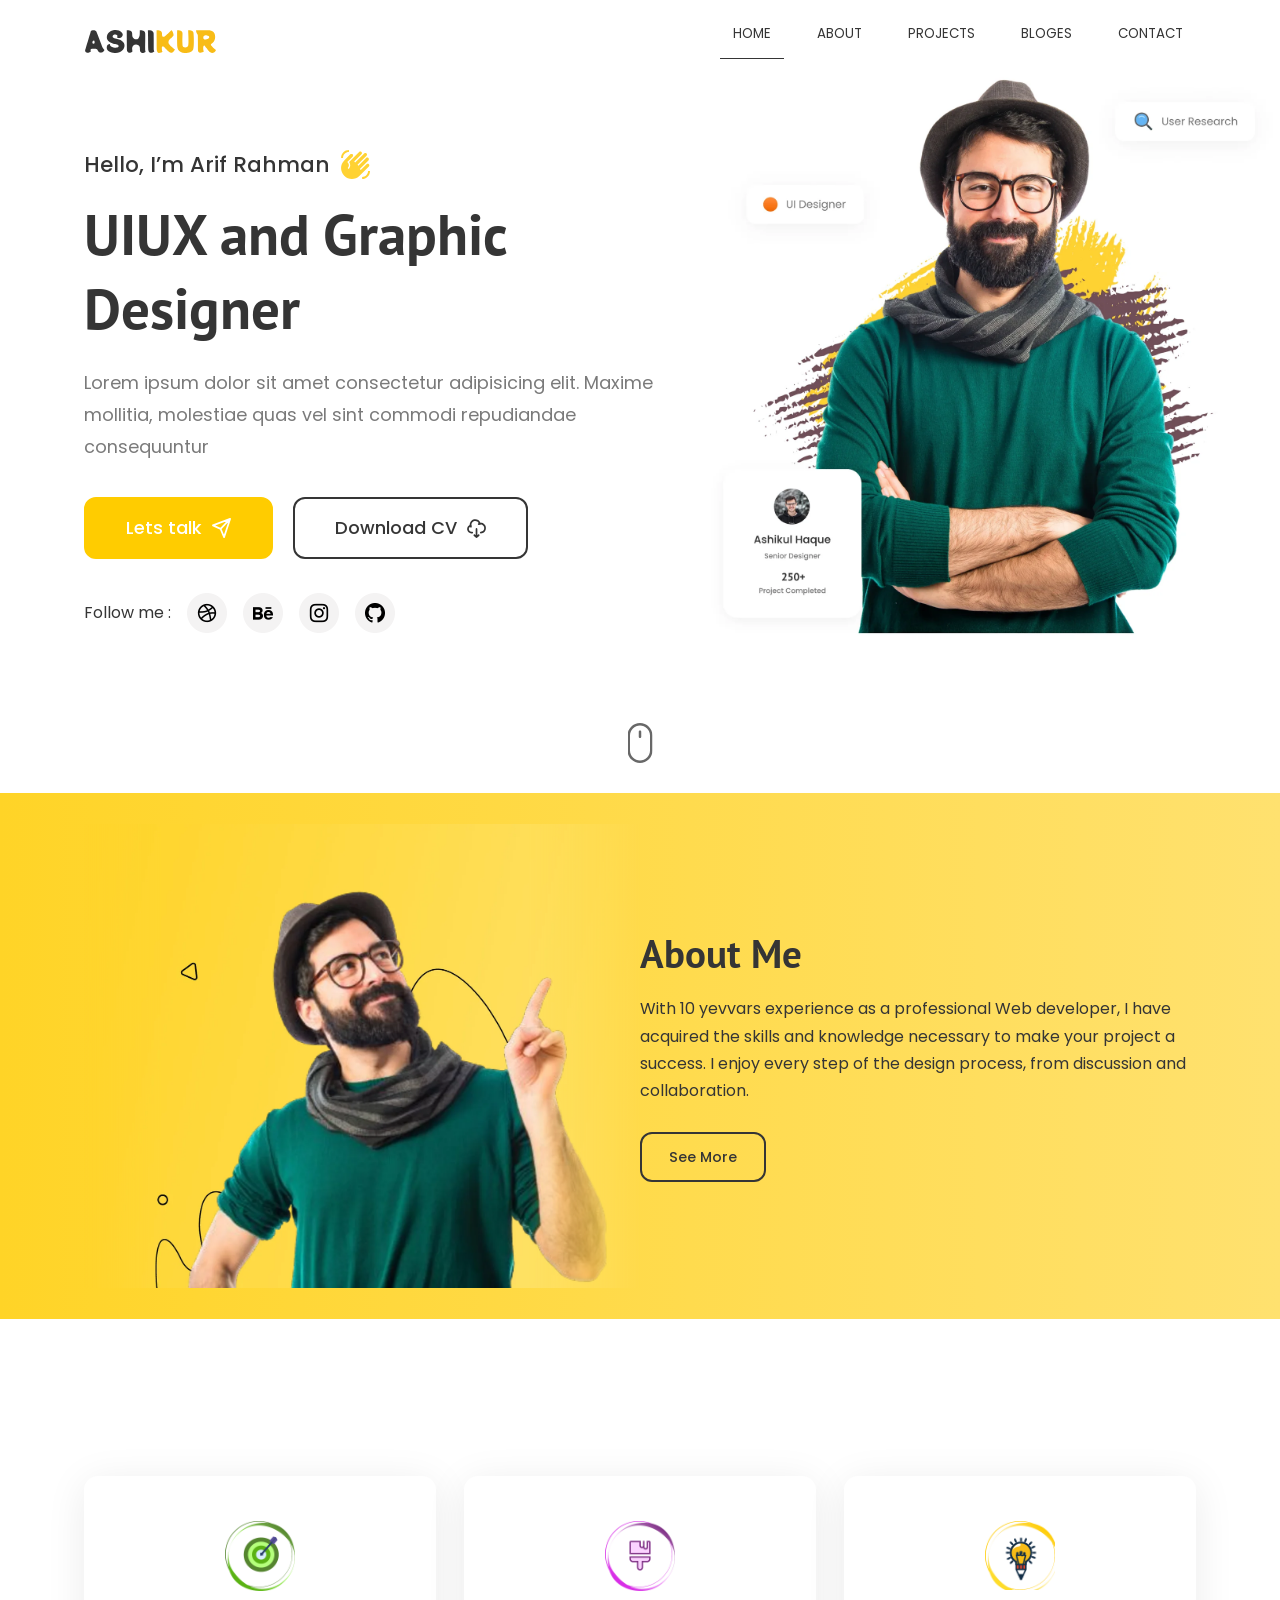
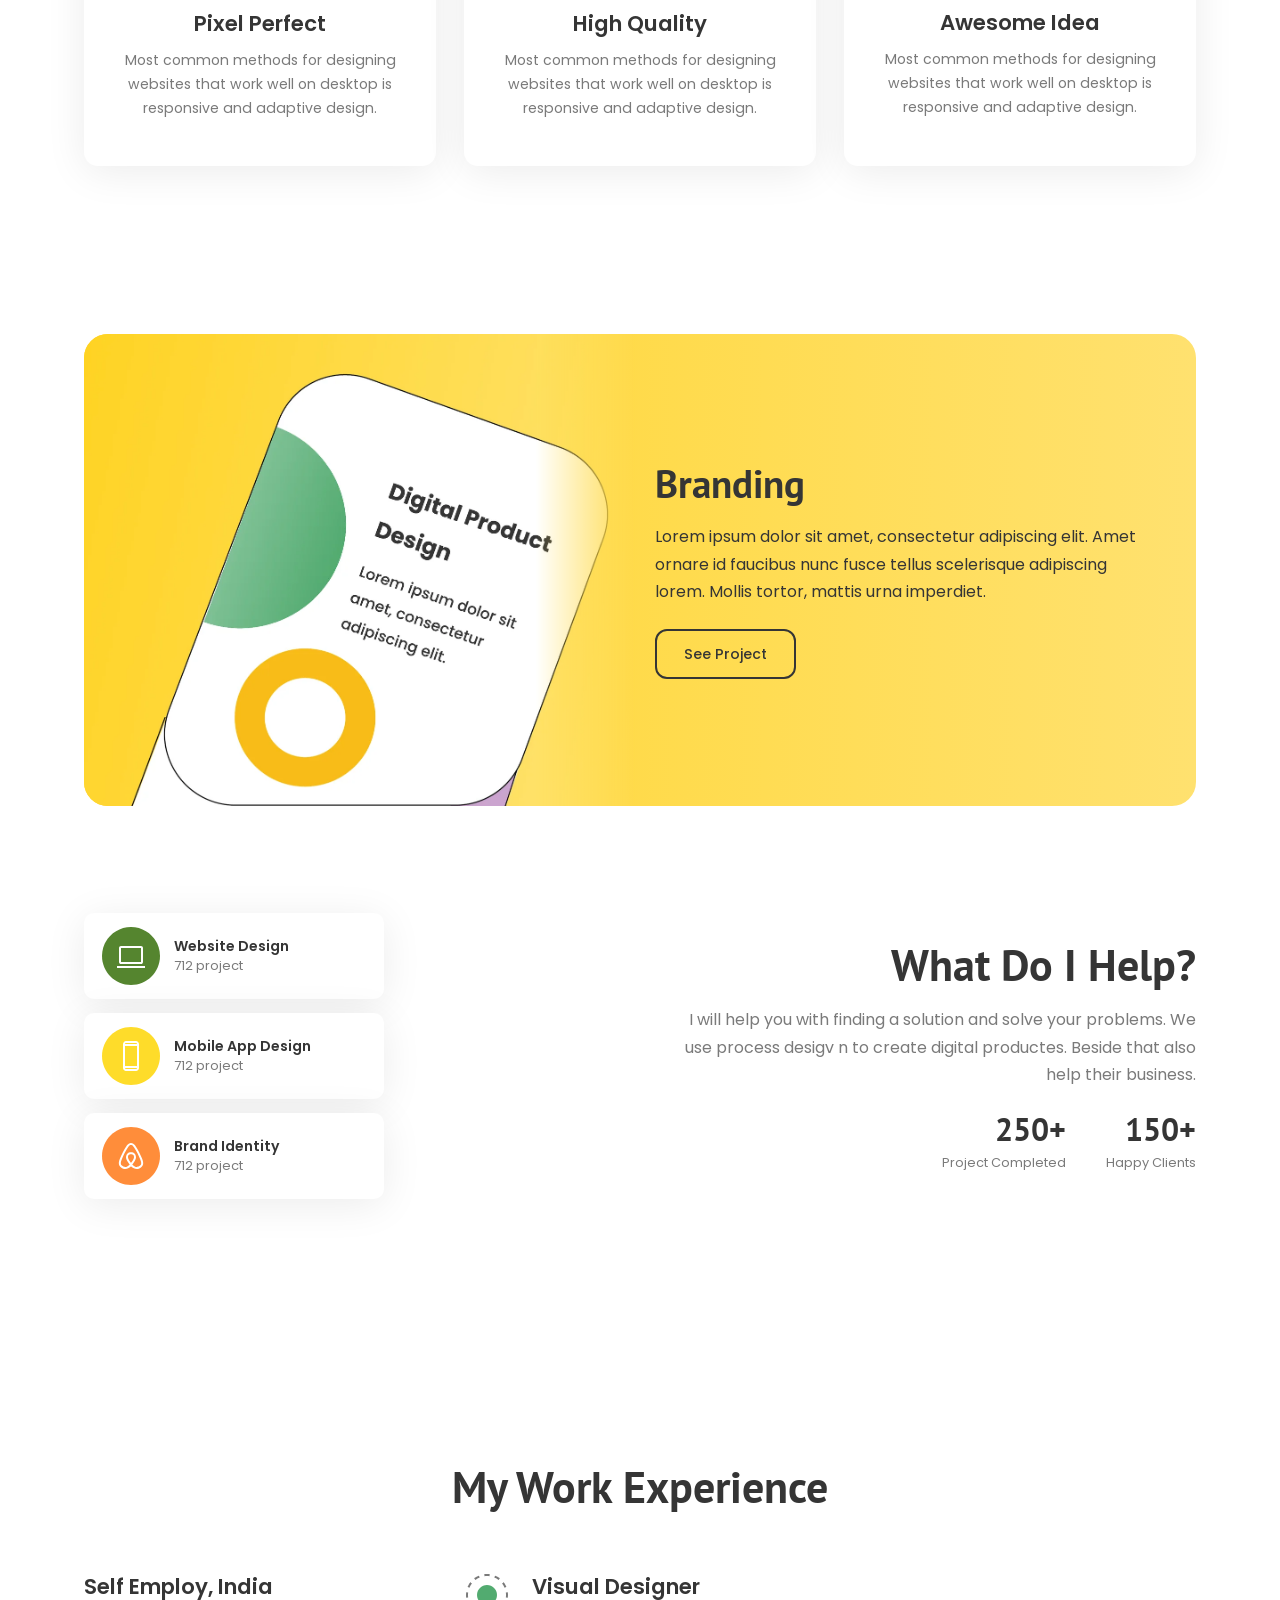
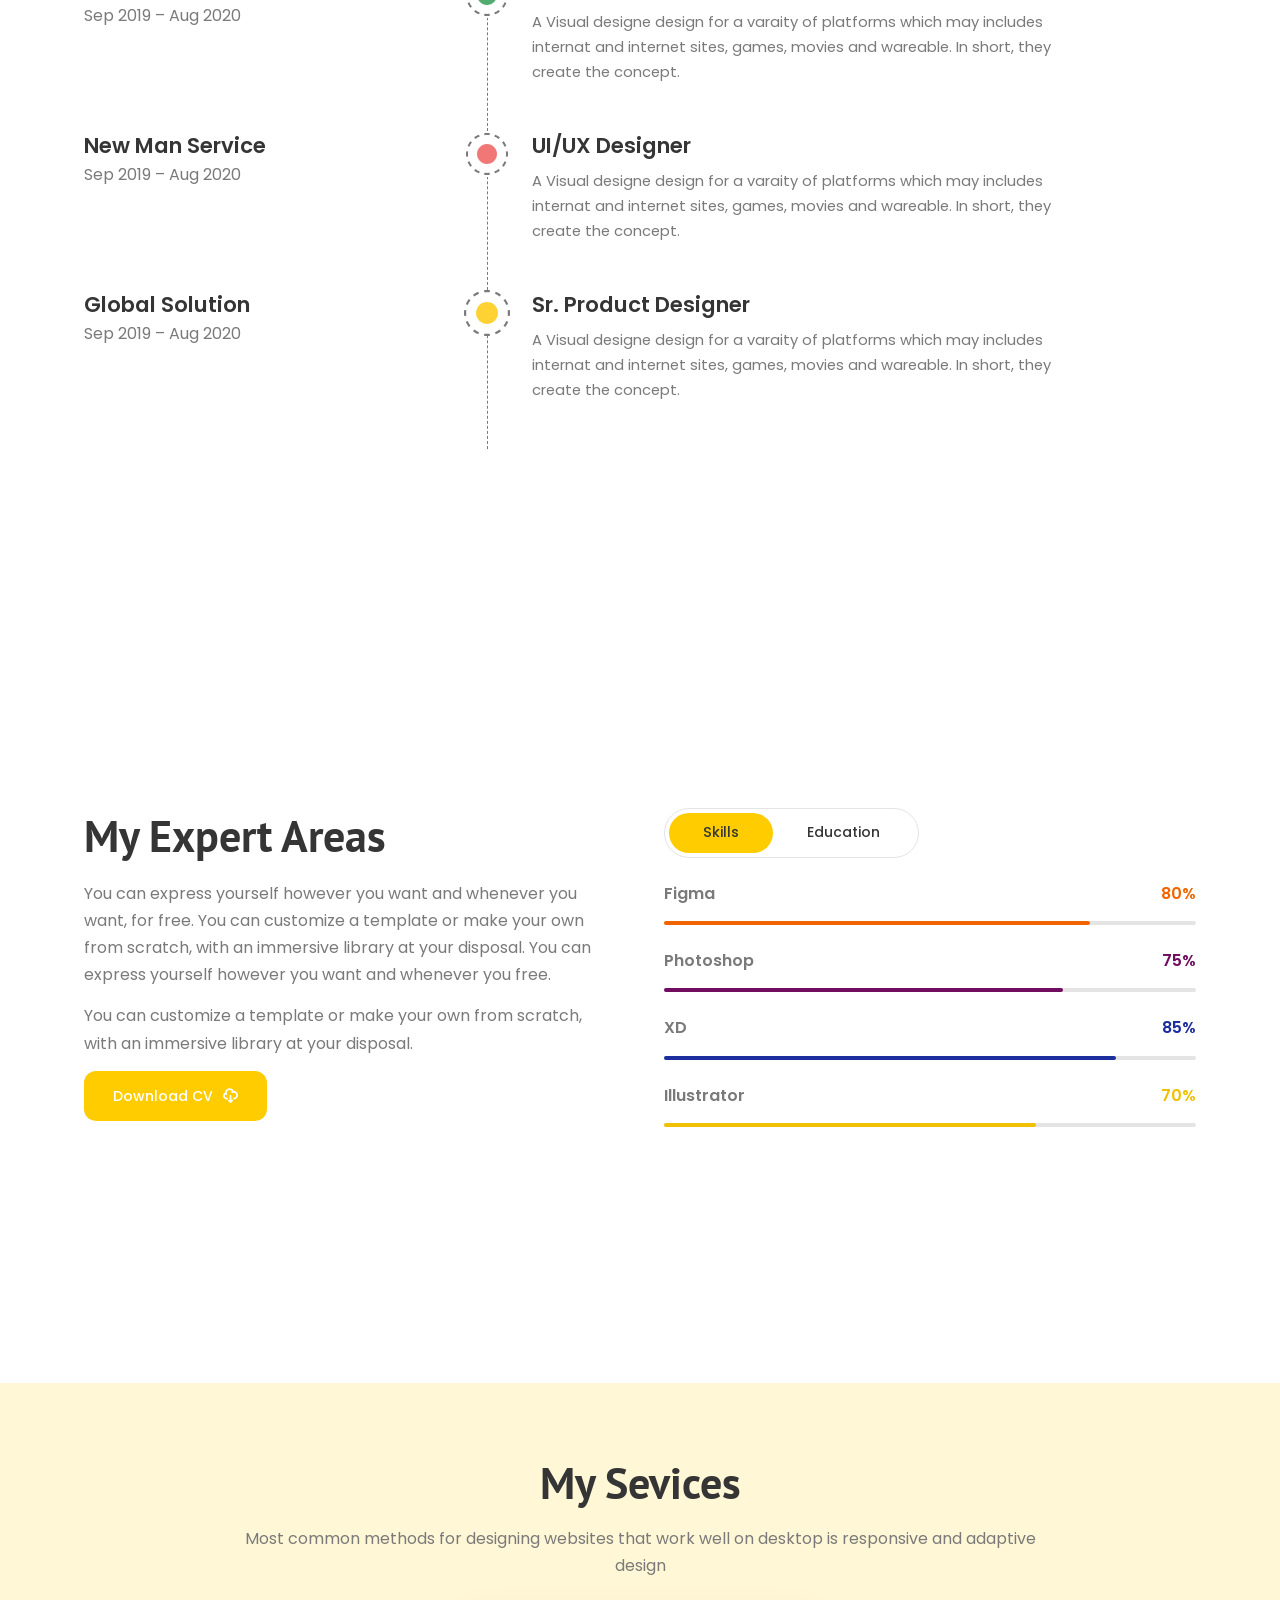
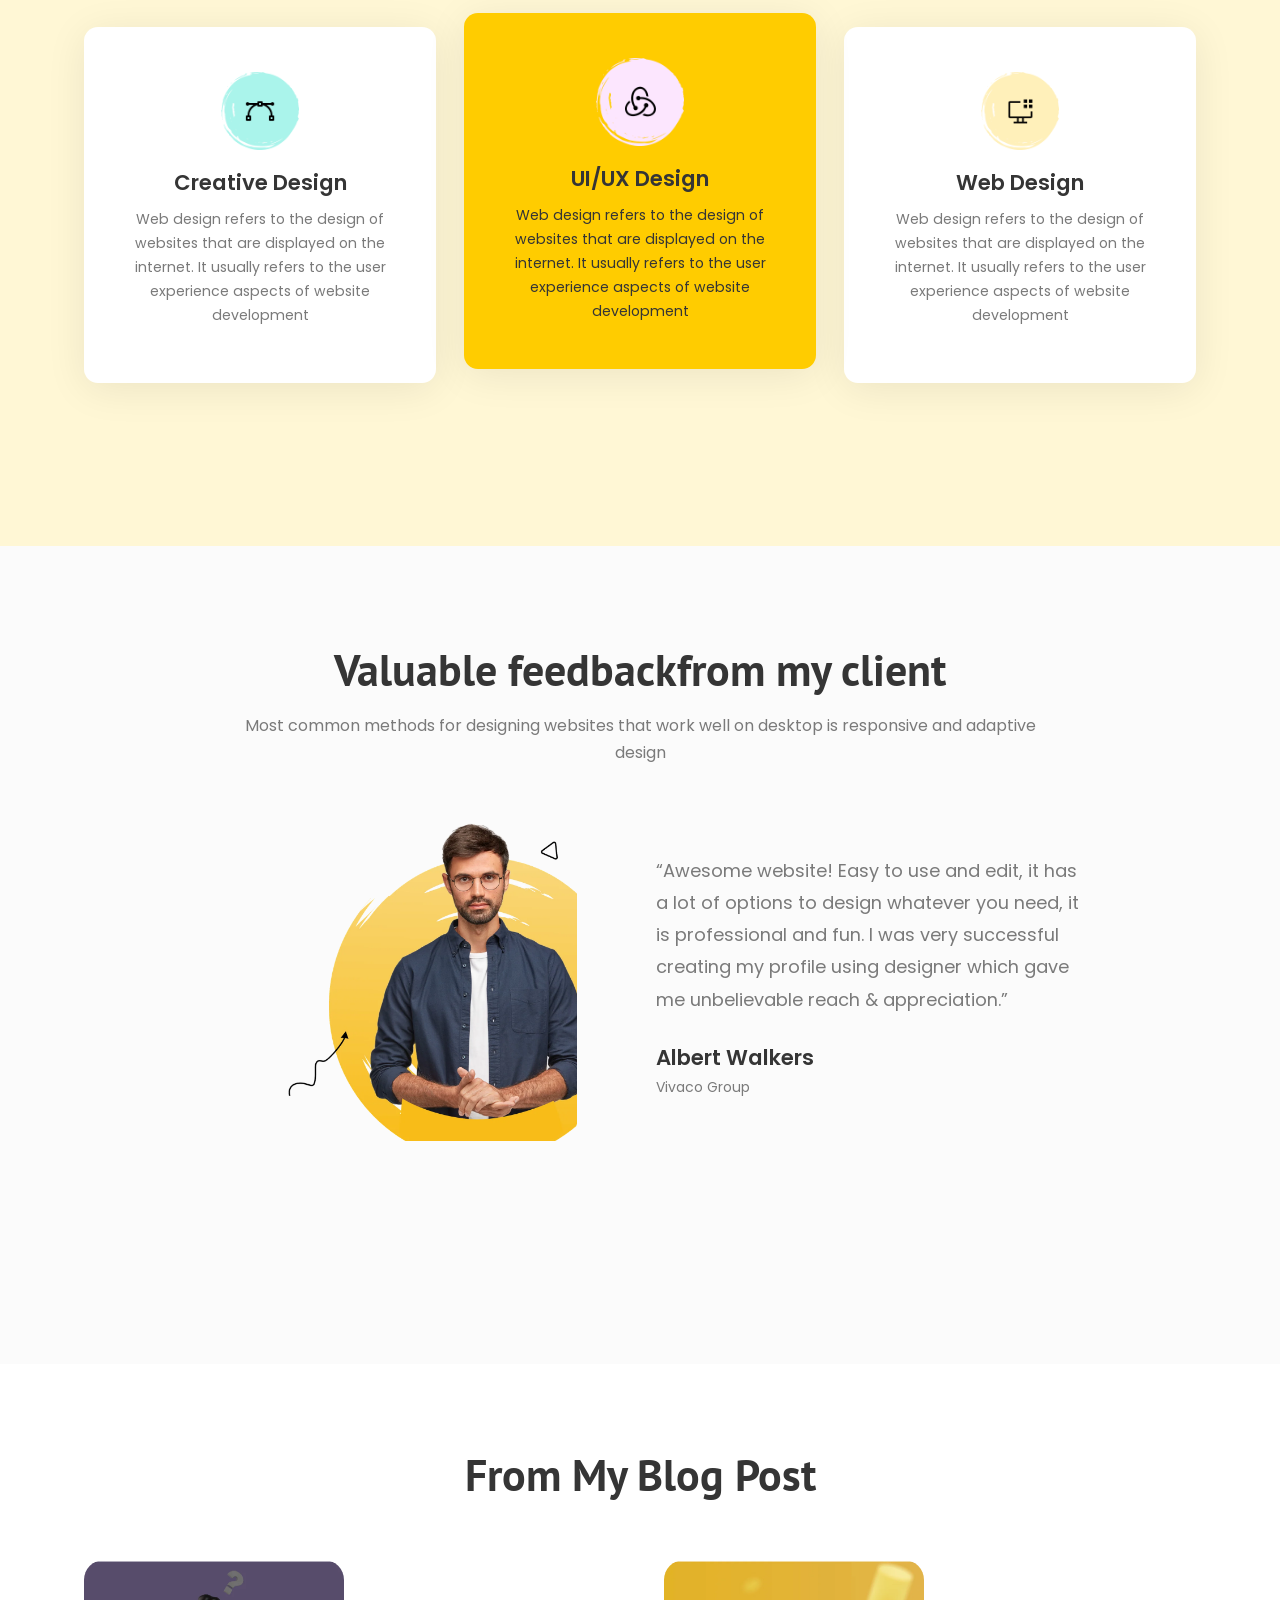
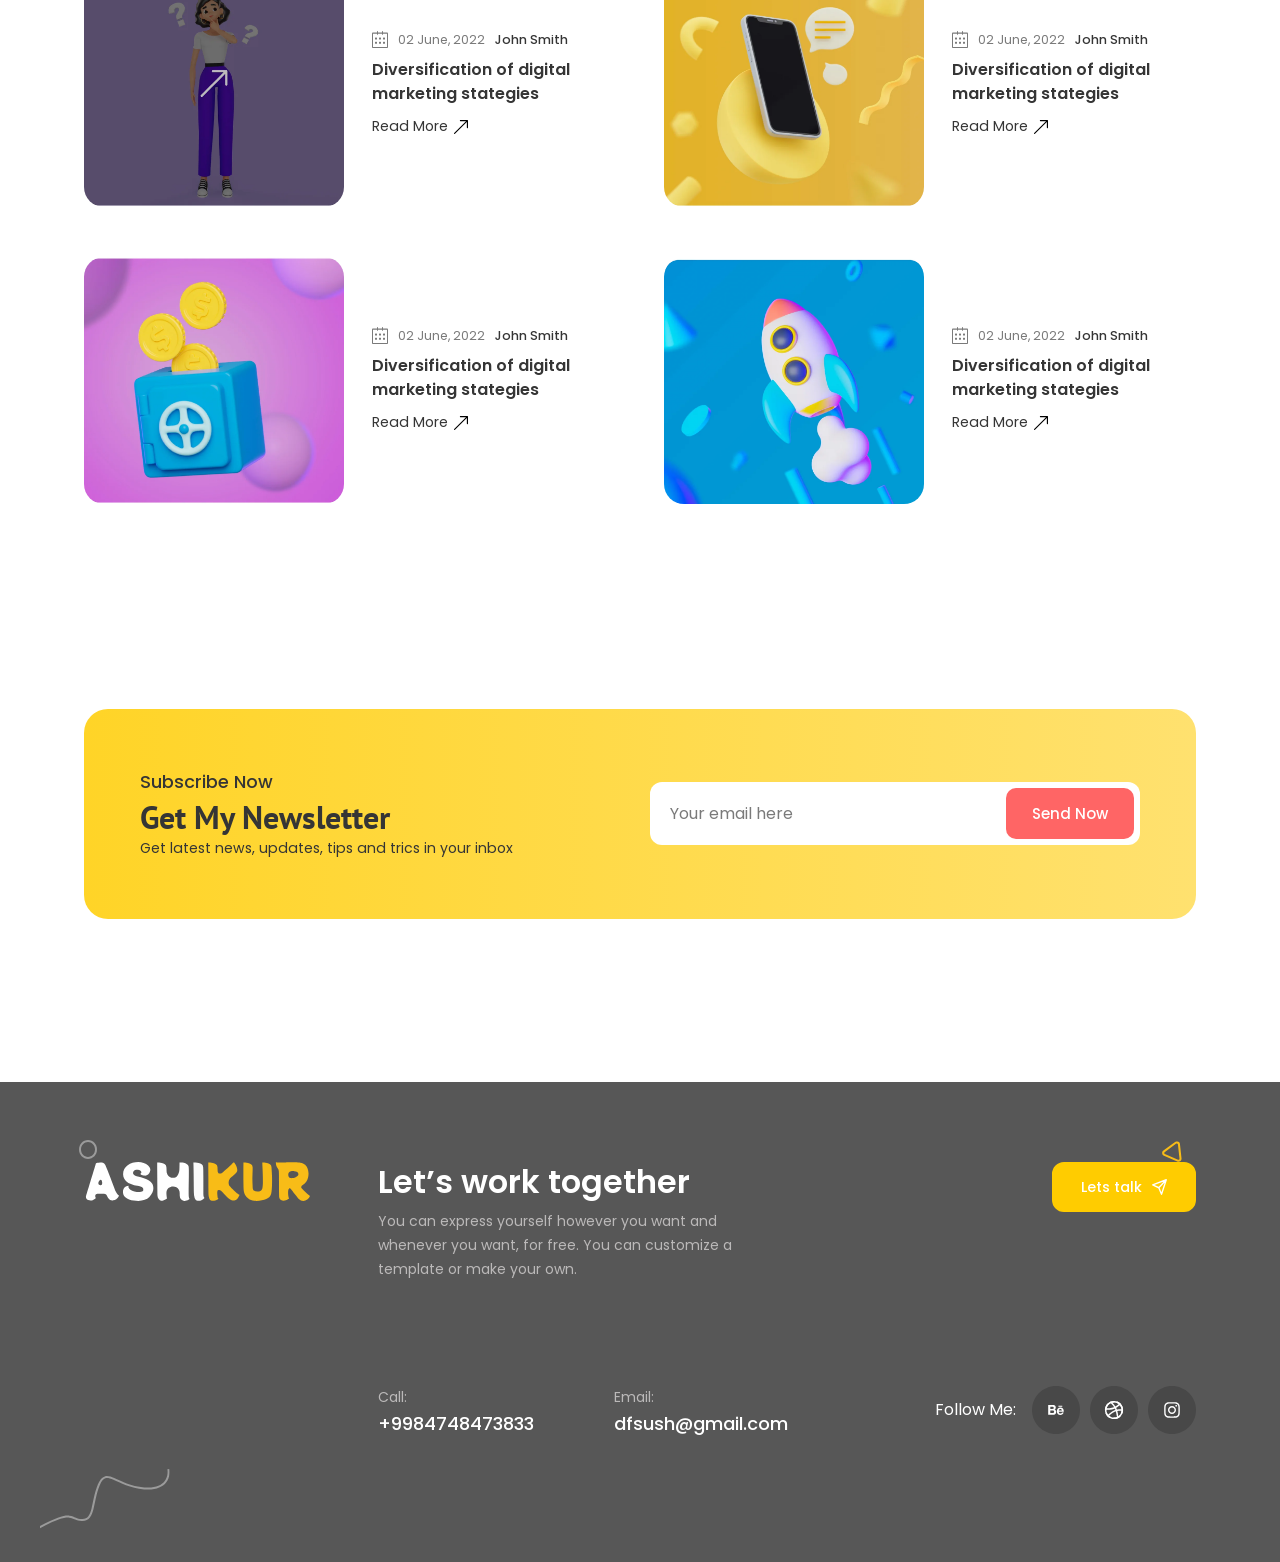
<file: index.html>
<!DOCTYPE html>
<html lang="en">
<head>
  <meta charset="UTF-8">
  <meta name="viewport" content="width=device-width, initial-scale=1">
  <title>Ashikur | UI/UX and Graphic Designer</title>
  <meta name="description" content="Portfolio of Arif Rahman, UI/UX and graphic designer.">
  <link rel="preconnect" href="https://fonts.googleapis.com">
  <link rel="preconnect" href="https://fonts.gstatic.com" crossorigin>
  <link href="https://fonts.googleapis.com/css2?family=Poppins:wght@400;500;600&family=PT+Sans:wght@700&display=swap" rel="stylesheet">
  <link rel="stylesheet" href="css/style.css">
</head>
<body class="page-home">
  <header class="site-header">
    <div class="container site-header__inner">
      <a class="logo" href="index.html"><img src="images/icons/logo-dark.svg" alt="Ashikur — home" width="132" height="23"></a>
      <input class="nav-toggle visually-hidden" type="checkbox" id="nav-toggle">
      <label class="nav-toggle__button" for="nav-toggle"><span></span><span></span><span></span><b class="visually-hidden">Menu</b></label>
      <nav class="site-nav" aria-label="Main navigation">
        <ul>
          <li><a href="index.html" aria-current="page">Home</a></li>
          <li><a href="about.html">About</a></li>
          <li><a href="projects.html">Projects</a></li>
          <li><a href="blog.html">Bloges</a></li>
          <li><a href="contact.html">Contact</a></li>
        </ul>
      </nav>
    </div>
  </header>

  <main>
    <!-- Hero -->
    <section class="hero" aria-labelledby="hero-title">
      <div class="container">
        <div class="hero__content">
          <p class="hero__hello">Hello, I’m Arif Rahman <img src="images/icons/emoji-wave.svg" alt="" width="30" height="30"></p>
          <h1 class="hero__title" id="hero-title">UIUX and Graphic Designer</h1>
          <p class="hero__text">Lorem ipsum dolor sit amet consectetur adipisicing elit. Maxime mollitia, molestiae quas vel sint commodi repudiandae consequuntur</p>
          <div class="hero__actions">
            <a class="btn" href="contact.html">Lets talk <img src="images/icons/send.svg" alt="" width="22" height="22"></a>
            <a class="btn btn--outline" href="#">Download CV <img src="images/icons/download.svg" alt="" width="22" height="21"></a>
          </div>
          <div class="hero__social">
            <span>Follow me :</span>
            <ul class="social-list">
          <li><a href="https://dribbble.com" target="_blank" rel="noopener"><img src="images/icons/social-dribbble.png" alt="Dribbble" width="160" height="160" loading="lazy"></a></li>
          <li><a href="https://www.behance.net" target="_blank" rel="noopener"><img src="images/icons/social-behance.png" alt="Behance" width="160" height="160" loading="lazy"></a></li>
          <li><a href="https://www.instagram.com" target="_blank" rel="noopener"><img src="images/icons/social-instagram.png" alt="Instagram" width="160" height="160" loading="lazy"></a></li>
          <li><a href="https://github.com" target="_blank" rel="noopener"><img src="images/icons/social-github.png" alt="GitHub" width="160" height="160" loading="lazy"></a></li>
            </ul>
          </div>
        </div>
      </div>
      <img class="hero__image" src="images/photos/hero.webp" alt="Smiling bearded designer in a hat with User Research and UI Designer labels" width="1500" height="1568">
      <img class="hero__scroll" src="images/icons/scroll-mouse.svg" alt="" width="25" height="40">
    </section>

    <!-- About band -->
    <section class="about-band" aria-labelledby="about-band-title">
      <div class="container about-band__inner">
        <img class="about-band__photo" src="images/photos/home-about.webp" alt="Designer pointing upwards" width="1400" height="1169" loading="lazy">
        <div>
          <h2 class="about-band__title" id="about-band-title">About Me</h2>
          <p class="about-band__text">With 10 yevvars experience as a professional Web developer, I have acquired the skills and knowledge necessary to make your project a success. I enjoy every step of the design process, from discussion and collaboration.</p>
          <a class="btn btn--sm btn--dark-outline" href="about.html">See More</a>
        </div>
      </div>
    </section>

    <!-- Feature cards -->
    <section class="container features" aria-label="What I offer">
      <article class="card">
        <img class="card__icon" src="images/icons/feature-pixel-perfect.png" alt="" width="312" height="316" loading="lazy">
        <h3 class="card__title">Pixel Perfect</h3>
        <p class="card__text">Most common methods for designing websites that work well on desktop is responsive and adaptive design.</p>
      </article>
      <article class="card">
        <img class="card__icon" src="images/icons/feature-high-quality.png" alt="" width="312" height="316" loading="lazy">
        <h3 class="card__title">High Quality</h3>
        <p class="card__text">Most common methods for designing websites that work well on desktop is responsive and adaptive design.</p>
      </article>
      <article class="card">
        <img class="card__icon" src="images/icons/feature-awesome-idea.png" alt="" width="300" height="300" loading="lazy">
        <h3 class="card__title">Awesome Idea</h3>
        <p class="card__text">Most common methods for designing websites that work well on desktop is responsive and adaptive design.</p>
      </article>
    </section>

    <!-- Branding band -->
    <section class="container branding" aria-labelledby="branding-title">
      <img class="branding__art" src="images/photos/branding-art.webp" alt="Digital Product Design card" width="1400" height="1059" loading="lazy">
      <div>
        <h2 class="branding__title" id="branding-title">Branding</h2>
        <p class="branding__text">Lorem ipsum dolor sit amet, consectetur adipiscing elit. Amet ornare id faucibus nunc fusce tellus scelerisque adipiscing lorem. Mollis tortor, mattis urna imperdiet.</p>
        <a class="btn btn--sm btn--dark-outline" href="projects.html">See Project</a>
      </div>
    </section>

    <!-- What do I help? -->
    <section class="container help" aria-labelledby="help-title">
      <ul class="help__list">
        <li class="help__item"><img src="images/icons/help-website.svg" alt="" width="58" height="58" loading="lazy"><div><h3>Website Design</h3><p>712 project</p></div></li>
        <li class="help__item"><img src="images/icons/help-mobile.svg" alt="" width="58" height="58" loading="lazy"><div><h3>Mobile App Design</h3><p>712 project</p></div></li>
        <li class="help__item"><img src="images/icons/help-brand.svg" alt="" width="58" height="58" loading="lazy"><div><h3>Brand Identity</h3><p>712 project</p></div></li>
      </ul>
      <div class="help__body">
        <h2 class="section-title" id="help-title">What Do I Help?</h2>
        <p>I will help you with finding a solution and solve your problems. We use process desigv n to create digital productes. Beside that also help their business.</p>
        <dl class="stats">
          <div><dt class="visually-hidden">Projects</dt><dd><strong>250+</strong><span>Project Completed</span></dd></div>
          <div><dt class="visually-hidden">Clients</dt><dd><strong>150+</strong><span>Happy Clients</span></dd></div>
        </dl>
      </div>
    </section>

    <!-- Work experience -->
    <section class="container experience" aria-labelledby="experience-title">
      <h2 class="section-title" id="experience-title">My Work Experience</h2>
      <div class="timeline">
        <div class="timeline__company">
          <h3>Self Employ, India</h3>
          <p>Sep 2019 – Aug 2020</p>
        </div>
        <div class="timeline__marker"><img src="images/icons/dot-green.svg" alt="" width="46" height="46" loading="lazy"></div>
        <div class="timeline__role">
          <h3>Visual Designer</h3>
          <p>A Visual designe design for a varaity of platforms which may includes internat and internet sites, games, movies and wareable. In short, they create the concept.</p>
        </div>
        <div class="timeline__company">
          <h3>New Man Service</h3>
          <p>Sep 2019 – Aug 2020</p>
        </div>
        <div class="timeline__marker"><img src="images/icons/dot-red.svg" alt="" width="46" height="46" loading="lazy"></div>
        <div class="timeline__role">
          <h3>UI/UX Designer</h3>
          <p>A Visual designe design for a varaity of platforms which may includes internat and internet sites, games, movies and wareable. In short, they create the concept.</p>
        </div>
        <div class="timeline__company">
          <h3>Global Solution</h3>
          <p>Sep 2019 – Aug 2020</p>
        </div>
        <div class="timeline__marker"><img src="images/icons/dot-yellow.svg" alt="" width="42" height="42" loading="lazy"></div>
        <div class="timeline__role">
          <h3>Sr. Product Designer</h3>
          <p>A Visual designe design for a varaity of platforms which may includes internat and internet sites, games, movies and wareable. In short, they create the concept.</p>
        </div>
      </div>
    </section>

    <!-- Expert areas: CSS-only tabs (radio inputs + :checked) -->
    <section class="container expertise" aria-labelledby="expertise-title">
      <div>
        <h2 class="expertise__title" id="expertise-title">My Expert Areas</h2>
        <p>You can express yourself however you want and whenever you want, for free. You can customize a template or make your own from scratch, with an immersive library at your disposal. You can express yourself however you want and whenever you free.</p>
        <p>You can customize a template or make your own from scratch, with an immersive library at your disposal.</p>
        <a class="btn btn--sm" href="#">Download CV <img src="images/icons/download-sm.svg" alt="" width="17" height="16" loading="lazy"></a>
      </div>
      <div class="tabs">
        <input class="visually-hidden" type="radio" name="expertise-tab" id="tab-skills" checked>
        <input class="visually-hidden" type="radio" name="expertise-tab" id="tab-education">
        <div class="tabs__nav">
          <label for="tab-skills">Skills</label>
          <label for="tab-education">Education</label>
        </div>
        <div class="tabs__panel tabs__panel--skills">
          <div class="skill" style="--skill-color: #f16500; --skill-level: 80%;"><p class="skill__head">Figma <span>80%</span></p><div class="skill__bar" aria-hidden="true"></div></div>
          <div class="skill" style="--skill-color: #700d60; --skill-level: 75%;"><p class="skill__head">Photoshop <span>75%</span></p><div class="skill__bar" aria-hidden="true"></div></div>
          <div class="skill" style="--skill-color: #1d2f9f; --skill-level: 85%;"><p class="skill__head">XD <span>85%</span></p><div class="skill__bar" aria-hidden="true"></div></div>
          <div class="skill" style="--skill-color: #efc003; --skill-level: 70%;"><p class="skill__head">Illustrator <span>70%</span></p><div class="skill__bar" aria-hidden="true"></div></div>
        </div>
        <div class="tabs__panel tabs__panel--education">
          <ul class="resume__list">
          <li class="resume__item">
            <img class="resume__dot" src="images/icons/dot-ring-green.svg" alt="" width="38" height="38" loading="lazy">
            <p class="resume__date"><img src="images/icons/calendar.svg" alt="" width="16" height="17" loading="lazy">2017-2019</p>
            <h3>Visual Designer - Self Employ, India</h3>
            <p>A Visual designe design for a varaity of platforms which may includes internat and internet sites, games, movies and wareable. In short, they create the concept.</p>
          </li>
          <li class="resume__item">
            <img class="resume__dot" src="images/icons/dot-ring-red.svg" alt="" width="38" height="38" loading="lazy">
            <p class="resume__date"><img src="images/icons/calendar.svg" alt="" width="16" height="17" loading="lazy">2017-2019</p>
            <h3>Visual Designer - Self Employ, India</h3>
            <p>A Visual designe design for a varaity of platforms which may includes internat and internet sites, games, movies and wareable. In short, they create the concept.</p>
          </li>
          </ul>
        </div>
      </div>
    </section>

    <!-- Services -->
    <section class="services" aria-labelledby="services-title">
      <div class="container">
        <h2 class="section-title" id="services-title">My Sevices</h2>
        <p class="section-lead">Most common methods for designing websites that work well on desktop is responsive and adaptive design</p>
        <div class="services__grid">
          <article class="card">
            <img class="card__icon" src="images/icons/service-creative.png" alt="" width="352" height="352" loading="lazy">
            <h3 class="card__title">Creative Design</h3>
            <p class="card__text">Web design refers to the design of websites that are displayed on the internet. It usually refers to the user experience aspects of website development</p>
          </article>
          <article class="card card--highlight">
            <img class="card__icon" src="images/icons/service-uiux.png" alt="" width="400" height="400" loading="lazy">
            <h3 class="card__title">UI/UX Design</h3>
            <p class="card__text">Web design refers to the design of websites that are displayed on the internet. It usually refers to the user experience aspects of website development</p>
          </article>
          <article class="card">
            <img class="card__icon" src="images/icons/service-web.png" alt="" width="352" height="352" loading="lazy">
            <h3 class="card__title">Web Design</h3>
            <p class="card__text">Web design refers to the design of websites that are displayed on the internet. It usually refers to the user experience aspects of website development</p>
          </article>
        </div>
      </div>
    </section>

    <!-- Testimonial -->
    <section class="testimonial" aria-labelledby="testimonial-title">
      <div class="container">
        <h2 class="section-title" id="testimonial-title">Valuable feedbackfrom my client</h2>
        <p class="section-lead">Most common methods for designing websites that work well on desktop is responsive and adaptive design</p>
        <figure class="testimonial__body">
          <img class="testimonial__photo" src="images/photos/testimonial.webp" alt="Portrait of client Albert Walkers" width="1200" height="1152" loading="lazy">
          <div>
            <blockquote><p>“Awesome website! Easy to use and edit, it has a lot of options to design whatever you need, it is professional and fun. I was very successful creating my profile using designer which gave me unbelievable reach &amp; appreciation.”</p></blockquote>
            <figcaption><cite>Albert Walkers<span>Vivaco Group</span></cite></figcaption>
          </div>
        </figure>
      </div>
    </section>

    <!-- Blog teaser -->
    <section class="container blog-teaser" aria-labelledby="blog-teaser-title">
      <h2 class="section-title" id="blog-teaser-title">From My Blog Post</h2>
      <div class="blog-teaser__grid">
        <article class="blog-teaser__item">
          <img src="images/blog/blog-1.webp" alt="Blog post illustration" width="1000" height="949" loading="lazy">
          <div>
            <p class="meta"><img src="images/icons/calendar.svg" alt="" width="16" height="17" loading="lazy"><time datetime="2022-06-02">02 June, 2022</time> <strong>John Smith</strong></p>
            <h3>Diversification of digital marketing stategies</h3>
            <a class="read-more" href="blog.html">Read More <img src="images/icons/arrow-up-right.svg" alt="" width="15" height="15" loading="lazy"></a>
          </div>
        </article>
        <article class="blog-teaser__item">
          <img src="images/blog/blog-2.webp" alt="Blog post illustration" width="1000" height="949" loading="lazy">
          <div>
            <p class="meta"><img src="images/icons/calendar.svg" alt="" width="16" height="17" loading="lazy"><time datetime="2022-06-02">02 June, 2022</time> <strong>John Smith</strong></p>
            <h3>Diversification of digital marketing stategies</h3>
            <a class="read-more" href="blog.html">Read More <img src="images/icons/arrow-up-right.svg" alt="" width="15" height="15" loading="lazy"></a>
          </div>
        </article>
        <article class="blog-teaser__item">
          <img src="images/blog/blog-3.webp" alt="Blog post illustration" width="1000" height="949" loading="lazy">
          <div>
            <p class="meta"><img src="images/icons/calendar.svg" alt="" width="16" height="17" loading="lazy"><time datetime="2022-06-02">02 June, 2022</time> <strong>John Smith</strong></p>
            <h3>Diversification of digital marketing stategies</h3>
            <a class="read-more" href="blog.html">Read More <img src="images/icons/arrow-up-right.svg" alt="" width="15" height="15" loading="lazy"></a>
          </div>
        </article>
        <article class="blog-teaser__item">
          <img src="images/blog/blog-4.webp" alt="Blog post illustration" width="1000" height="949" loading="lazy">
          <div>
            <p class="meta"><img src="images/icons/calendar.svg" alt="" width="16" height="17" loading="lazy"><time datetime="2022-06-02">02 June, 2022</time> <strong>John Smith</strong></p>
            <h3>Diversification of digital marketing stategies</h3>
            <a class="read-more" href="blog.html">Read More <img src="images/icons/arrow-up-right.svg" alt="" width="15" height="15" loading="lazy"></a>
          </div>
        </article>
      </div>
    </section>

    <!-- Newsletter (the form posts via the visitor's mail client, no JavaScript needed) -->
    <section class="container" aria-labelledby="newsletter-title">
      <div class="newsletter">
        <div>
          <p class="newsletter__label">Subscribe Now</p>
          <h2 class="newsletter__title" id="newsletter-title">Get My Newsletter</h2>
          <p class="newsletter__text">Get latest news, updates, tips and trics in your inbox</p>
        </div>
        <form class="newsletter__form" action="mailto:dfsush@gmail.com" method="post" enctype="text/plain">
          <label class="visually-hidden" for="newsletter-email">Your email</label>
          <input type="email" id="newsletter-email" name="email" placeholder="Your email here" required>
          <button type="submit">Send Now</button>
        </form>
      </div>
    </section>
  </main>

  <footer class="site-footer">
    <img class="site-footer__decor site-footer__decor--circle" src="images/decor/circle-outline.svg" alt="" width="22" height="23" loading="lazy">
    <img class="site-footer__decor site-footer__decor--triangle" src="images/decor/tri-yellow.svg" alt="" width="24" height="26" loading="lazy">
    <img class="site-footer__decor site-footer__decor--squiggle" src="images/decor/footer-squiggle.svg" alt="" width="170" height="94" loading="lazy">
    <div class="container site-footer__inner">
      <a href="index.html"><img class="site-footer__logo" src="images/icons/logo-light.svg" alt="Ashikur" width="226" height="39" loading="lazy"></a>
      <div>
        <h2 class="site-footer__title">Let’s work together</h2>
        <p class="site-footer__text">You can express yourself however you want and whenever you want, for free. You can customize a template or make your own.</p>
      </div>
      <a class="btn btn--sm" href="contact.html">Lets talk <img src="images/icons/send.svg" alt="" width="22" height="22" loading="lazy"></a>
      <dl class="site-footer__contact">
        <div><dt>Call:</dt><dd><a href="tel:+9984748473833">+9984748473833</a></dd></div>
        <div><dt>Email:</dt><dd><a href="mailto:dfsush@gmail.com">dfsush@gmail.com</a></dd></div>
      </dl>
      <div class="site-footer__follow">
        <span>Follow Me:</span>
        <ul class="social-list social-list--footer">
          <li><a href="https://www.behance.net" target="_blank" rel="noopener"><img src="images/icons/social-behance-dark.svg" alt="Behance" width="48" height="48" loading="lazy"></a></li>
          <li><a href="https://dribbble.com" target="_blank" rel="noopener"><img src="images/icons/social-dribbble-dark.svg" alt="Dribbble" width="48" height="48" loading="lazy"></a></li>
          <li><a href="https://www.instagram.com" target="_blank" rel="noopener"><img src="images/icons/social-instagram-dark.svg" alt="Instagram" width="48" height="48" loading="lazy"></a></li>
        </ul>
      </div>
    </div>
  </footer>
</body>
</html>
</file>
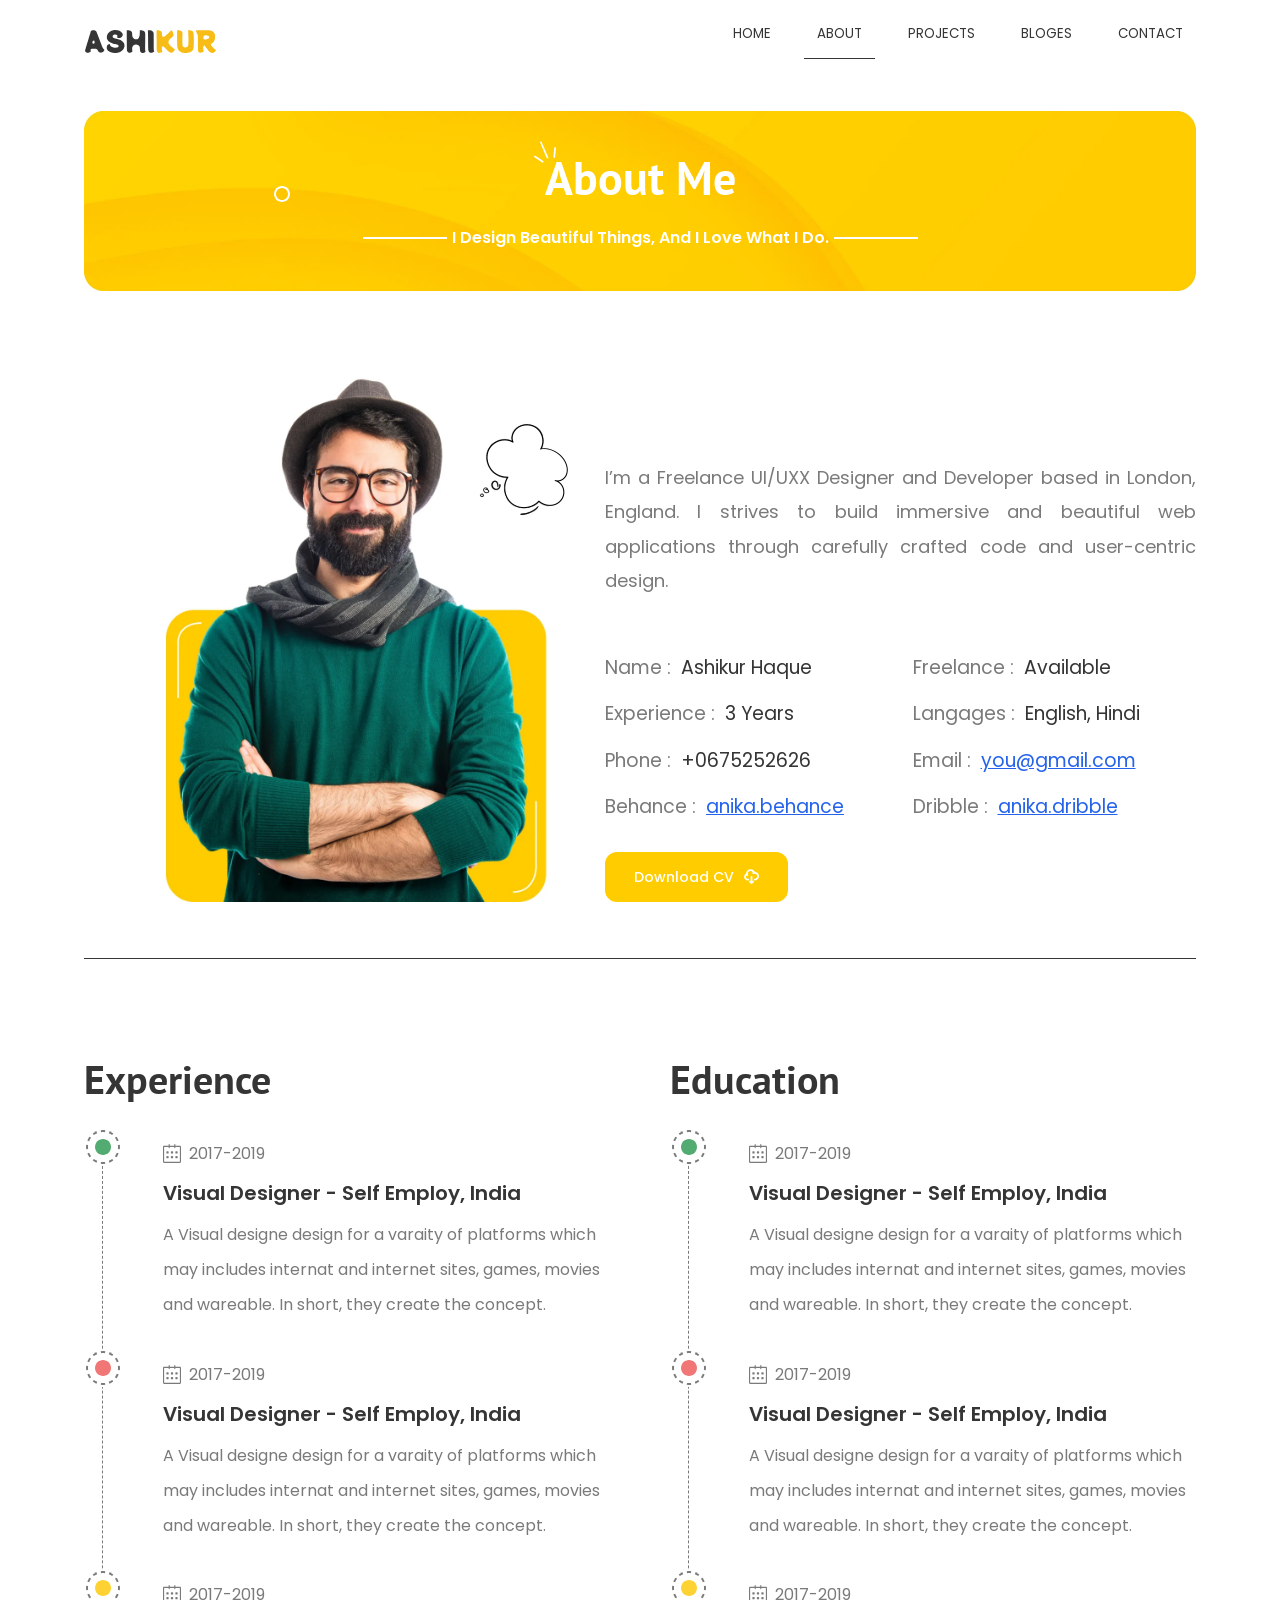
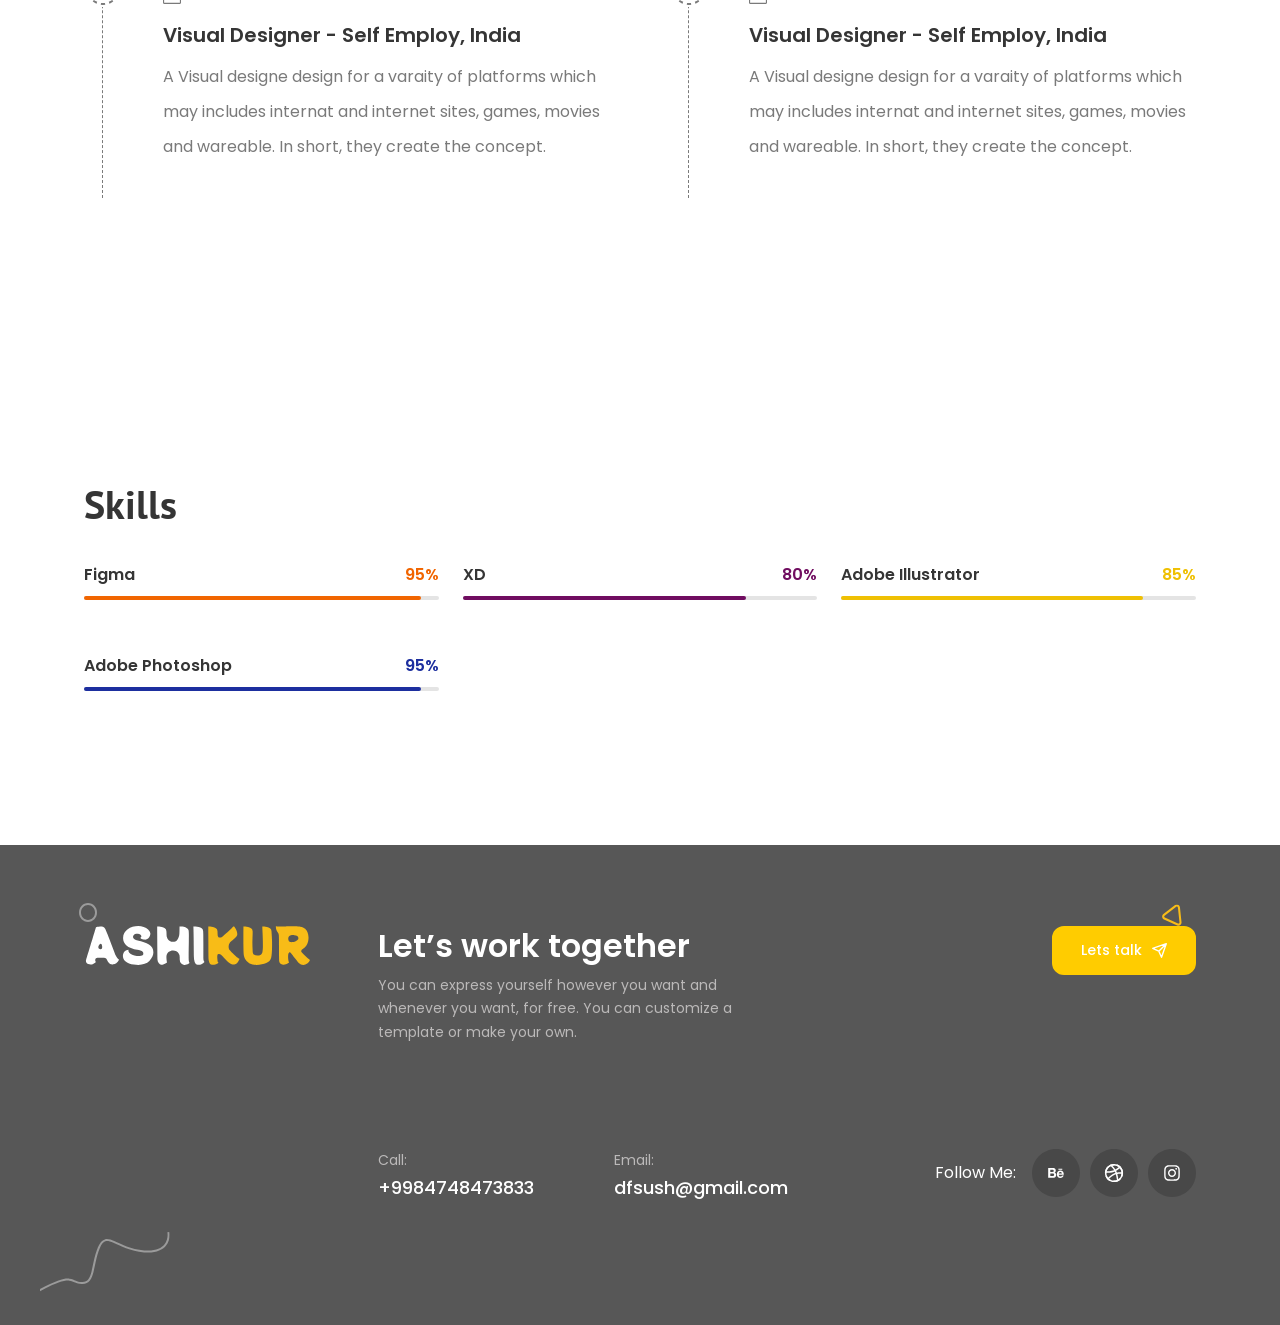
<file: about.html>
<!DOCTYPE html>
<html lang="en">
<head>
  <meta charset="UTF-8">
  <meta name="viewport" content="width=device-width, initial-scale=1">
  <title>About | Ashikur</title>
  <meta name="description" content="About Ashikur Haque, freelance UI/UX designer and developer.">
  <link rel="preconnect" href="https://fonts.googleapis.com">
  <link rel="preconnect" href="https://fonts.gstatic.com" crossorigin>
  <link href="https://fonts.googleapis.com/css2?family=Poppins:wght@400;500;600&family=PT+Sans:wght@700&display=swap" rel="stylesheet">
  <link rel="stylesheet" href="css/style.css">
</head>
<body class="page-about">
  <header class="site-header">
    <div class="container site-header__inner">
      <a class="logo" href="index.html"><img src="images/icons/logo-dark.svg" alt="Ashikur — home" width="132" height="23"></a>
      <input class="nav-toggle visually-hidden" type="checkbox" id="nav-toggle">
      <label class="nav-toggle__button" for="nav-toggle"><span></span><span></span><span></span><b class="visually-hidden">Menu</b></label>
      <nav class="site-nav" aria-label="Main navigation">
        <ul>
          <li><a href="index.html">Home</a></li>
          <li><a href="about.html" aria-current="page">About</a></li>
          <li><a href="projects.html">Projects</a></li>
          <li><a href="blog.html">Bloges</a></li>
          <li><a href="contact.html">Contact</a></li>
        </ul>
      </nav>
    </div>
  </header>

  <main>
    <section class="container" aria-labelledby="page-title">
      <div class="page-banner">
        <img class="page-banner__dot" src="images/decor/banner-circle.svg" alt="" width="20" height="20">
        <h1 class="page-banner__title" id="page-title">About Me</h1>
        <p class="page-banner__subtitle">I Design Beautiful Things, And I Love What I Do.</p>
      </div>
    </section>

    <section class="container about" aria-label="About Ashikur">
      <div class="about__portrait">
        <img src="images/photos/about-portrait.webp" alt="Portrait of Ashikur Haque with arms crossed" width="1100" height="1296" loading="lazy">
        <img class="doodle" src="images/decor/doodle-cloud.png" alt="" width="368" height="388" loading="lazy">
      </div>
      <div>
        <p class="about__intro">I’m a Freelance UI/UXX Designer and Developer based in London, England. I strives to build immersive and beautiful web applications through carefully crafted code and user-centric design.</p>
        <dl class="about__details">
          <div><dt>Name :</dt><dd>Ashikur Haque</dd></div>
          <div><dt>Freelance :</dt><dd>Available</dd></div>
          <div><dt>Experience :</dt><dd>3 Years</dd></div>
          <div><dt>Langages :</dt><dd>English, Hindi</dd></div>
          <div><dt>Phone :</dt><dd>+0675252626</dd></div>
          <div><dt>Email :</dt><dd><a href="mailto:you@gmail.com">you@gmail.com</a></dd></div>
          <div><dt>Behance :</dt><dd><a href="https://www.behance.net" target="_blank" rel="noopener">anika.behance</a></dd></div>
          <div><dt>Dribble :</dt><dd><a href="https://dribbble.com" target="_blank" rel="noopener">anika.dribble</a></dd></div>
        </dl>
        <a class="btn btn--sm" href="#">Download CV <img src="images/icons/download-sm.svg" alt="" width="17" height="16" loading="lazy"></a>
      </div>
    </section>

    <div class="container"><hr class="about__divider"></div>

    <section class="container resume" aria-label="Experience and education">
      <div>
        <h2 class="resume__title">Experience</h2>
        <ul class="resume__list">
          <li class="resume__item">
            <img class="resume__dot" src="images/icons/dot-ring-green.svg" alt="" width="38" height="38" loading="lazy">
            <p class="resume__date"><img src="images/icons/calendar.svg" alt="" width="16" height="17" loading="lazy">2017-2019</p>
            <h3>Visual Designer - Self Employ, India</h3>
            <p>A Visual designe design for a varaity of platforms which may includes internat and internet sites, games, movies and wareable. In short, they create the concept.</p>
          </li>
          <li class="resume__item">
            <img class="resume__dot" src="images/icons/dot-ring-red.svg" alt="" width="38" height="38" loading="lazy">
            <p class="resume__date"><img src="images/icons/calendar.svg" alt="" width="16" height="17" loading="lazy">2017-2019</p>
            <h3>Visual Designer - Self Employ, India</h3>
            <p>A Visual designe design for a varaity of platforms which may includes internat and internet sites, games, movies and wareable. In short, they create the concept.</p>
          </li>
          <li class="resume__item">
            <img class="resume__dot" src="images/icons/dot-ring-yellow.svg" alt="" width="38" height="38" loading="lazy">
            <p class="resume__date"><img src="images/icons/calendar.svg" alt="" width="16" height="17" loading="lazy">2017-2019</p>
            <h3>Visual Designer - Self Employ, India</h3>
            <p>A Visual designe design for a varaity of platforms which may includes internat and internet sites, games, movies and wareable. In short, they create the concept.</p>
          </li>
        </ul>
      </div>
      <div>
        <h2 class="resume__title">Education</h2>
        <ul class="resume__list">
          <li class="resume__item">
            <img class="resume__dot" src="images/icons/dot-ring-green.svg" alt="" width="38" height="38" loading="lazy">
            <p class="resume__date"><img src="images/icons/calendar.svg" alt="" width="16" height="17" loading="lazy">2017-2019</p>
            <h3>Visual Designer - Self Employ, India</h3>
            <p>A Visual designe design for a varaity of platforms which may includes internat and internet sites, games, movies and wareable. In short, they create the concept.</p>
          </li>
          <li class="resume__item">
            <img class="resume__dot" src="images/icons/dot-ring-red.svg" alt="" width="38" height="38" loading="lazy">
            <p class="resume__date"><img src="images/icons/calendar.svg" alt="" width="16" height="17" loading="lazy">2017-2019</p>
            <h3>Visual Designer - Self Employ, India</h3>
            <p>A Visual designe design for a varaity of platforms which may includes internat and internet sites, games, movies and wareable. In short, they create the concept.</p>
          </li>
          <li class="resume__item">
            <img class="resume__dot" src="images/icons/dot-ring-yellow.svg" alt="" width="38" height="38" loading="lazy">
            <p class="resume__date"><img src="images/icons/calendar.svg" alt="" width="16" height="17" loading="lazy">2017-2019</p>
            <h3>Visual Designer - Self Employ, India</h3>
            <p>A Visual designe design for a varaity of platforms which may includes internat and internet sites, games, movies and wareable. In short, they create the concept.</p>
          </li>
        </ul>
      </div>
    </section>

    <section class="container skills" aria-labelledby="skills-title">
      <h2 class="resume__title" id="skills-title">Skills</h2>
      <div class="skills__grid">
        <div class="skill" style="--skill-color: #f16500; --skill-level: 95%;"><p class="skill__head">Figma <span>95%</span></p><div class="skill__bar" aria-hidden="true"></div></div>
        <div class="skill" style="--skill-color: #700d60; --skill-level: 80%;"><p class="skill__head">XD <span>80%</span></p><div class="skill__bar" aria-hidden="true"></div></div>
        <div class="skill" style="--skill-color: #efc003; --skill-level: 85%;"><p class="skill__head">Adobe Illustrator <span>85%</span></p><div class="skill__bar" aria-hidden="true"></div></div>
        <div class="skill" style="--skill-color: #1d2f9f; --skill-level: 95%;"><p class="skill__head">Adobe Photoshop <span>95%</span></p><div class="skill__bar" aria-hidden="true"></div></div>
      </div>
    </section>
  </main>

  <footer class="site-footer">
    <img class="site-footer__decor site-footer__decor--circle" src="images/decor/circle-outline.svg" alt="" width="22" height="23" loading="lazy">
    <img class="site-footer__decor site-footer__decor--triangle" src="images/decor/tri-yellow.svg" alt="" width="24" height="26" loading="lazy">
    <img class="site-footer__decor site-footer__decor--squiggle" src="images/decor/footer-squiggle.svg" alt="" width="170" height="94" loading="lazy">
    <div class="container site-footer__inner">
      <a href="index.html"><img class="site-footer__logo" src="images/icons/logo-light.svg" alt="Ashikur" width="226" height="39" loading="lazy"></a>
      <div>
        <h2 class="site-footer__title">Let’s work together</h2>
        <p class="site-footer__text">You can express yourself however you want and whenever you want, for free. You can customize a template or make your own.</p>
      </div>
      <a class="btn btn--sm" href="contact.html">Lets talk <img src="images/icons/send.svg" alt="" width="22" height="22" loading="lazy"></a>
      <dl class="site-footer__contact">
        <div><dt>Call:</dt><dd><a href="tel:+9984748473833">+9984748473833</a></dd></div>
        <div><dt>Email:</dt><dd><a href="mailto:dfsush@gmail.com">dfsush@gmail.com</a></dd></div>
      </dl>
      <div class="site-footer__follow">
        <span>Follow Me:</span>
        <ul class="social-list social-list--footer">
          <li><a href="https://www.behance.net" target="_blank" rel="noopener"><img src="images/icons/social-behance-dark.svg" alt="Behance" width="48" height="48" loading="lazy"></a></li>
          <li><a href="https://dribbble.com" target="_blank" rel="noopener"><img src="images/icons/social-dribbble-dark.svg" alt="Dribbble" width="48" height="48" loading="lazy"></a></li>
          <li><a href="https://www.instagram.com" target="_blank" rel="noopener"><img src="images/icons/social-instagram-dark.svg" alt="Instagram" width="48" height="48" loading="lazy"></a></li>
        </ul>
      </div>
    </div>
  </footer>
</body>
</html>
</file>
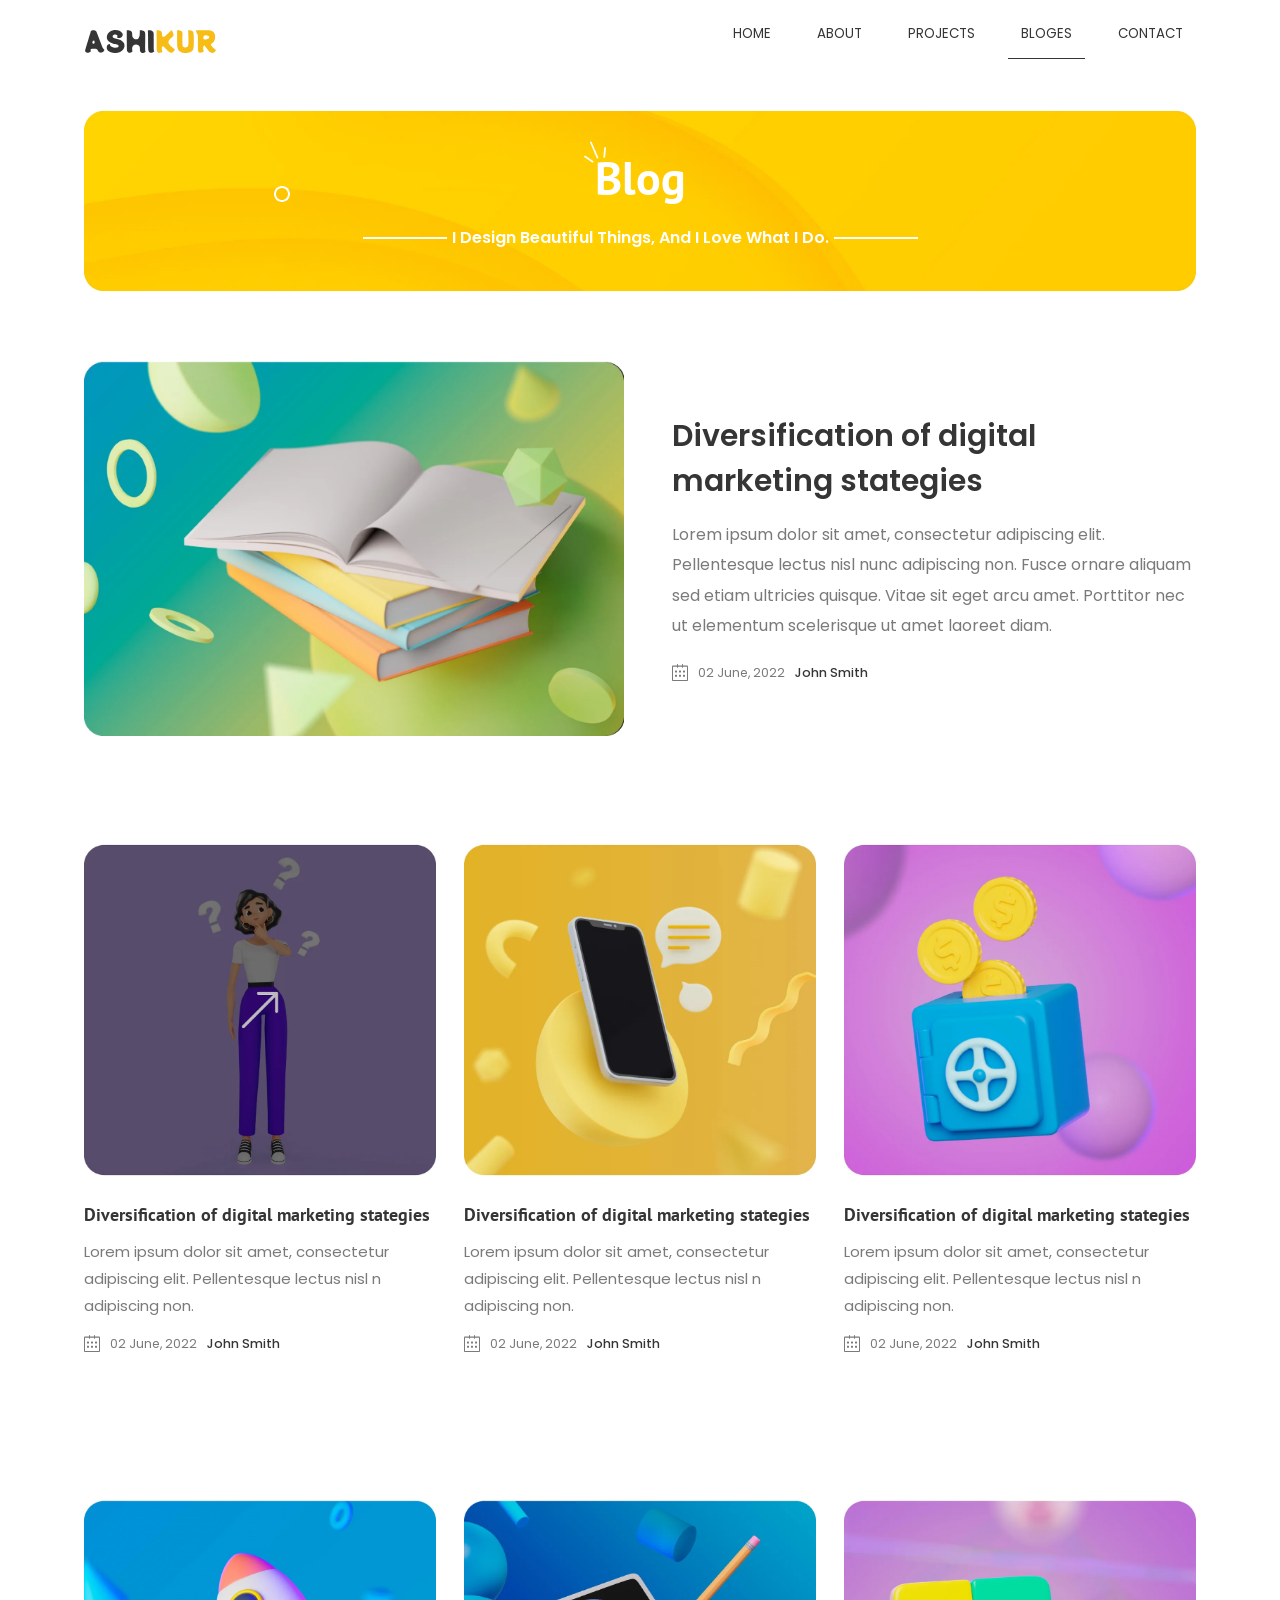
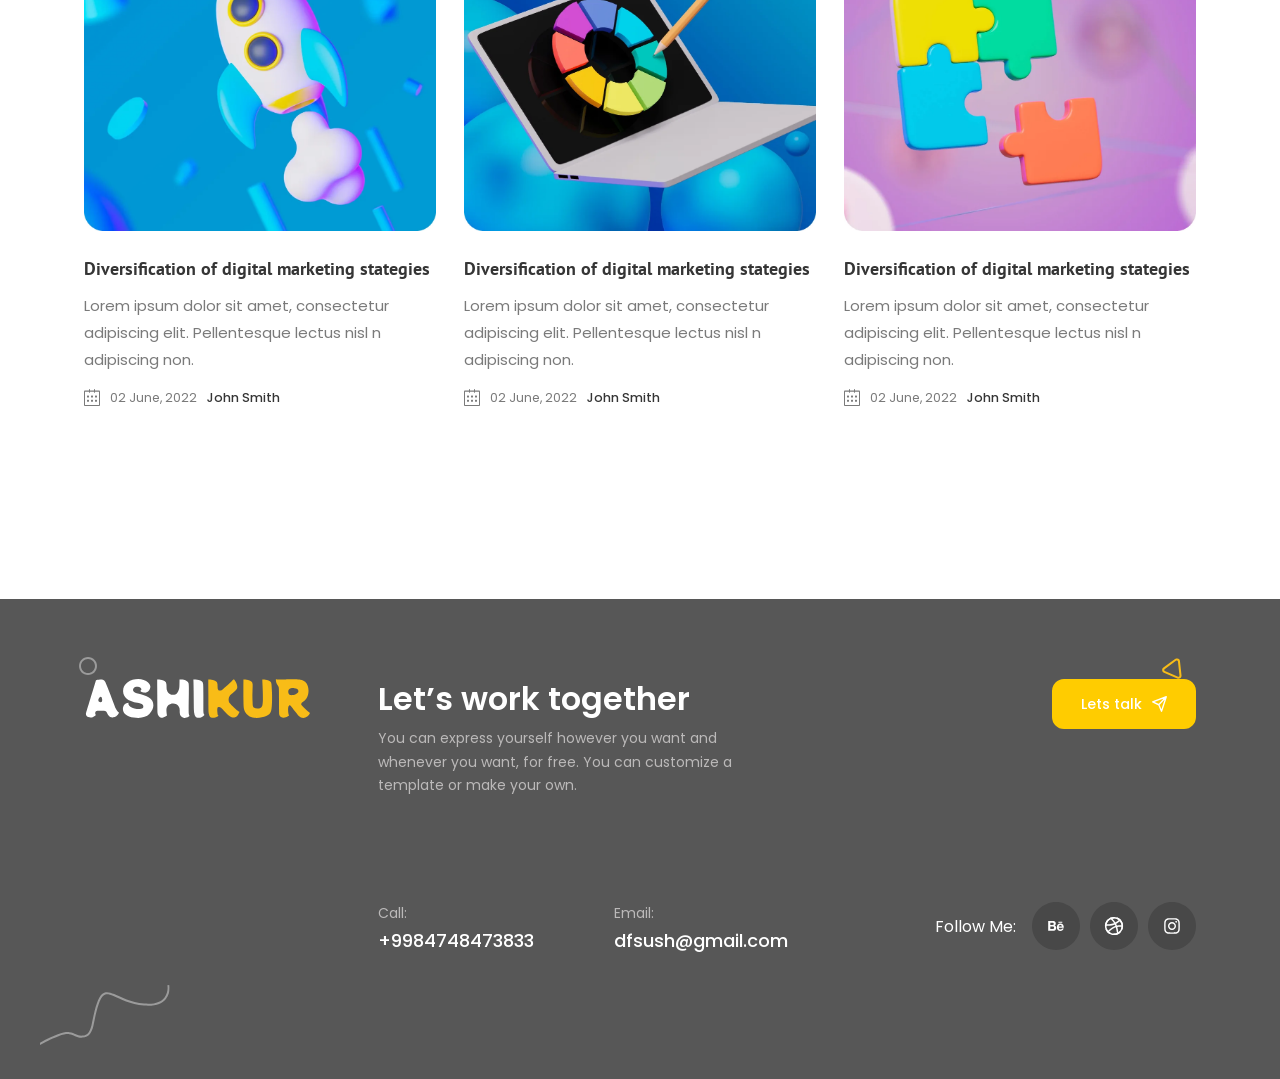
<file: blog.html>
<!DOCTYPE html>
<html lang="en">
<head>
  <meta charset="UTF-8">
  <meta name="viewport" content="width=device-width, initial-scale=1">
  <title>Blog | Ashikur</title>
  <meta name="description" content="Articles on design and digital marketing.">
  <link rel="preconnect" href="https://fonts.googleapis.com">
  <link rel="preconnect" href="https://fonts.gstatic.com" crossorigin>
  <link href="https://fonts.googleapis.com/css2?family=Poppins:wght@400;500;600&family=PT+Sans:wght@700&display=swap" rel="stylesheet">
  <link rel="stylesheet" href="css/style.css">
</head>
<body class="page-blog">
  <header class="site-header">
    <div class="container site-header__inner">
      <a class="logo" href="index.html"><img src="images/icons/logo-dark.svg" alt="Ashikur — home" width="132" height="23"></a>
      <input class="nav-toggle visually-hidden" type="checkbox" id="nav-toggle">
      <label class="nav-toggle__button" for="nav-toggle"><span></span><span></span><span></span><b class="visually-hidden">Menu</b></label>
      <nav class="site-nav" aria-label="Main navigation">
        <ul>
          <li><a href="index.html">Home</a></li>
          <li><a href="about.html">About</a></li>
          <li><a href="projects.html">Projects</a></li>
          <li><a href="blog.html" aria-current="page">Bloges</a></li>
          <li><a href="contact.html">Contact</a></li>
        </ul>
      </nav>
    </div>
  </header>

  <main>
    <section class="container" aria-labelledby="page-title">
      <div class="page-banner">
        <img class="page-banner__dot" src="images/decor/banner-circle.svg" alt="" width="20" height="20">
        <h1 class="page-banner__title" id="page-title">Blog</h1>
        <p class="page-banner__subtitle">I Design Beautiful Things, And I Love What I Do.</p>
      </div>
    </section>

    <article class="container blog-featured">
      <img src="images/blog/blog-featured.webp" alt="Stack of colourful books" width="1400" height="972" loading="lazy">
      <div>
        <h2 class="blog-featured__title">Diversification of digital marketing stategies</h2>
        <p class="blog-featured__text">Lorem ipsum dolor sit amet, consectetur adipiscing elit. Pellentesque lectus nisl nunc adipiscing non. Fusce ornare aliquam sed etiam ultricies quisque. Vitae sit eget arcu amet. Porttitor nec ut elementum scelerisque ut amet laoreet diam.</p>
        <p class="meta"><img src="images/icons/calendar.svg" alt="" width="16" height="17" loading="lazy"><time datetime="2022-06-02">02 June, 2022</time> <strong>John Smith</strong></p>
      </div>
    </article>

    <section class="container blog-grid" aria-label="Latest posts">
        <article class="blog-card">
          <img src="images/blog/blog-1.webp" alt="Blog post illustration" width="1000" height="949" loading="lazy">
          <h2 class="blog-card__title">Diversification of digital marketing stategies</h2>
          <p class="blog-card__text">Lorem ipsum dolor sit amet, consectetur adipiscing elit. Pellentesque lectus nisl n adipiscing non.</p>
          <p class="meta"><img src="images/icons/calendar.svg" alt="" width="16" height="17" loading="lazy"><time datetime="2022-06-02">02 June, 2022</time> <strong>John Smith</strong></p>
        </article>
        <article class="blog-card">
          <img src="images/blog/blog-2.webp" alt="Blog post illustration" width="1000" height="949" loading="lazy">
          <h2 class="blog-card__title">Diversification of digital marketing stategies</h2>
          <p class="blog-card__text">Lorem ipsum dolor sit amet, consectetur adipiscing elit. Pellentesque lectus nisl n adipiscing non.</p>
          <p class="meta"><img src="images/icons/calendar.svg" alt="" width="16" height="17" loading="lazy"><time datetime="2022-06-02">02 June, 2022</time> <strong>John Smith</strong></p>
        </article>
        <article class="blog-card">
          <img src="images/blog/blog-3.webp" alt="Blog post illustration" width="1000" height="949" loading="lazy">
          <h2 class="blog-card__title">Diversification of digital marketing stategies</h2>
          <p class="blog-card__text">Lorem ipsum dolor sit amet, consectetur adipiscing elit. Pellentesque lectus nisl n adipiscing non.</p>
          <p class="meta"><img src="images/icons/calendar.svg" alt="" width="16" height="17" loading="lazy"><time datetime="2022-06-02">02 June, 2022</time> <strong>John Smith</strong></p>
        </article>
        <article class="blog-card">
          <img src="images/blog/blog-4.webp" alt="Blog post illustration" width="1000" height="949" loading="lazy">
          <h2 class="blog-card__title">Diversification of digital marketing stategies</h2>
          <p class="blog-card__text">Lorem ipsum dolor sit amet, consectetur adipiscing elit. Pellentesque lectus nisl n adipiscing non.</p>
          <p class="meta"><img src="images/icons/calendar.svg" alt="" width="16" height="17" loading="lazy"><time datetime="2022-06-02">02 June, 2022</time> <strong>John Smith</strong></p>
        </article>
        <article class="blog-card">
          <img src="images/blog/blog-5.webp" alt="Blog post illustration" width="1000" height="949" loading="lazy">
          <h2 class="blog-card__title">Diversification of digital marketing stategies</h2>
          <p class="blog-card__text">Lorem ipsum dolor sit amet, consectetur adipiscing elit. Pellentesque lectus nisl n adipiscing non.</p>
          <p class="meta"><img src="images/icons/calendar.svg" alt="" width="16" height="17" loading="lazy"><time datetime="2022-06-02">02 June, 2022</time> <strong>John Smith</strong></p>
        </article>
        <article class="blog-card">
          <img src="images/blog/blog-6.webp" alt="Blog post illustration" width="1000" height="949" loading="lazy">
          <h2 class="blog-card__title">Diversification of digital marketing stategies</h2>
          <p class="blog-card__text">Lorem ipsum dolor sit amet, consectetur adipiscing elit. Pellentesque lectus nisl n adipiscing non.</p>
          <p class="meta"><img src="images/icons/calendar.svg" alt="" width="16" height="17" loading="lazy"><time datetime="2022-06-02">02 June, 2022</time> <strong>John Smith</strong></p>
        </article>
    </section>
  </main>

  <footer class="site-footer">
    <img class="site-footer__decor site-footer__decor--circle" src="images/decor/circle-outline.svg" alt="" width="22" height="23" loading="lazy">
    <img class="site-footer__decor site-footer__decor--triangle" src="images/decor/tri-yellow.svg" alt="" width="24" height="26" loading="lazy">
    <img class="site-footer__decor site-footer__decor--squiggle" src="images/decor/footer-squiggle.svg" alt="" width="170" height="94" loading="lazy">
    <div class="container site-footer__inner">
      <a href="index.html"><img class="site-footer__logo" src="images/icons/logo-light.svg" alt="Ashikur" width="226" height="39" loading="lazy"></a>
      <div>
        <h2 class="site-footer__title">Let’s work together</h2>
        <p class="site-footer__text">You can express yourself however you want and whenever you want, for free. You can customize a template or make your own.</p>
      </div>
      <a class="btn btn--sm" href="contact.html">Lets talk <img src="images/icons/send.svg" alt="" width="22" height="22" loading="lazy"></a>
      <dl class="site-footer__contact">
        <div><dt>Call:</dt><dd><a href="tel:+9984748473833">+9984748473833</a></dd></div>
        <div><dt>Email:</dt><dd><a href="mailto:dfsush@gmail.com">dfsush@gmail.com</a></dd></div>
      </dl>
      <div class="site-footer__follow">
        <span>Follow Me:</span>
        <ul class="social-list social-list--footer">
          <li><a href="https://www.behance.net" target="_blank" rel="noopener"><img src="images/icons/social-behance-dark.svg" alt="Behance" width="48" height="48" loading="lazy"></a></li>
          <li><a href="https://dribbble.com" target="_blank" rel="noopener"><img src="images/icons/social-dribbble-dark.svg" alt="Dribbble" width="48" height="48" loading="lazy"></a></li>
          <li><a href="https://www.instagram.com" target="_blank" rel="noopener"><img src="images/icons/social-instagram-dark.svg" alt="Instagram" width="48" height="48" loading="lazy"></a></li>
        </ul>
      </div>
    </div>
  </footer>
</body>
</html>
</file>
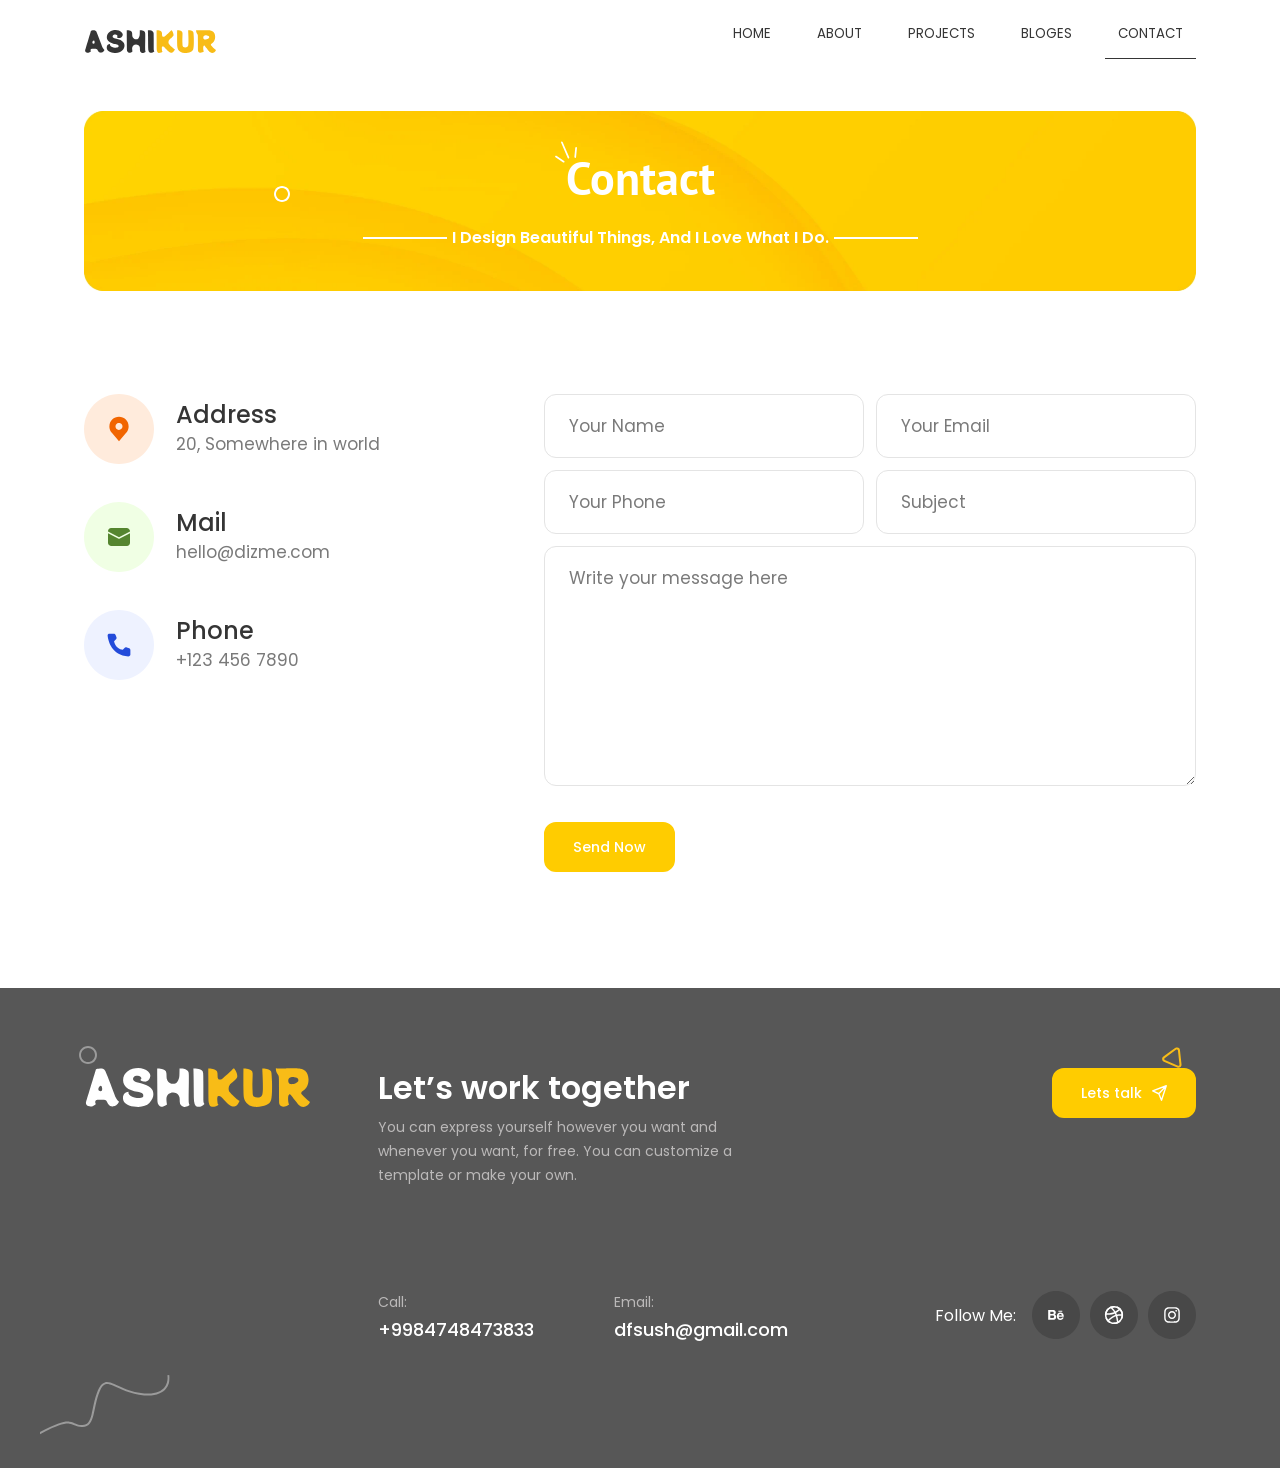
<file: contact.html>
<!DOCTYPE html>
<html lang="en">
<head>
  <meta charset="UTF-8">
  <meta name="viewport" content="width=device-width, initial-scale=1">
  <title>Contact | Ashikur</title>
  <meta name="description" content="Get in touch with Ashikur.">
  <link rel="preconnect" href="https://fonts.googleapis.com">
  <link rel="preconnect" href="https://fonts.gstatic.com" crossorigin>
  <link href="https://fonts.googleapis.com/css2?family=Poppins:wght@400;500;600&family=PT+Sans:wght@700&display=swap" rel="stylesheet">
  <link rel="stylesheet" href="css/style.css">
</head>
<body class="page-contact">
  <header class="site-header">
    <div class="container site-header__inner">
      <a class="logo" href="index.html"><img src="images/icons/logo-dark.svg" alt="Ashikur — home" width="132" height="23"></a>
      <input class="nav-toggle visually-hidden" type="checkbox" id="nav-toggle">
      <label class="nav-toggle__button" for="nav-toggle"><span></span><span></span><span></span><b class="visually-hidden">Menu</b></label>
      <nav class="site-nav" aria-label="Main navigation">
        <ul>
          <li><a href="index.html">Home</a></li>
          <li><a href="about.html">About</a></li>
          <li><a href="projects.html">Projects</a></li>
          <li><a href="blog.html">Bloges</a></li>
          <li><a href="contact.html" aria-current="page">Contact</a></li>
        </ul>
      </nav>
    </div>
  </header>

  <main>
    <section class="container" aria-labelledby="page-title">
      <div class="page-banner">
        <img class="page-banner__dot" src="images/decor/banner-circle.svg" alt="" width="20" height="20">
        <h1 class="page-banner__title" id="page-title">Contact</h1>
        <p class="page-banner__subtitle">I Design Beautiful Things, And I Love What I Do.</p>
      </div>
    </section>

    <section class="container contact" aria-label="Get in touch">
      <div class="contact__info">
        <div class="contact__item"><img src="images/icons/contact-pin.svg" alt="" width="70" height="70" loading="lazy"><div><h2>Address</h2><p>20, Somewhere in world</p></div></div>
        <div class="contact__item"><img src="images/icons/contact-mail.svg" alt="" width="70" height="70" loading="lazy"><div><h2>Mail</h2><p><a href="mailto:hello@dizme.com">hello@dizme.com</a></p></div></div>
        <div class="contact__item"><img src="images/icons/contact-phone.svg" alt="" width="70" height="70" loading="lazy"><div><h2>Phone</h2><p><a href="tel:+1234567890">+123 456 7890</a></p></div></div>
      </div>
      <!-- No JavaScript: the form opens the visitor's mail client -->
      <form class="contact-form" action="mailto:hello@dizme.com" method="post" enctype="text/plain">
        <label class="visually-hidden" for="name">Your Name</label>
        <input type="text" id="name" name="name" placeholder="Your Name" required>
        <label class="visually-hidden" for="email">Your Email</label>
        <input type="email" id="email" name="email" placeholder="Your Email" required>
        <label class="visually-hidden" for="phone">Your Phone</label>
        <input type="tel" id="phone" name="phone" placeholder="Your Phone">
        <label class="visually-hidden" for="subject">Subject</label>
        <input type="text" id="subject" name="subject" placeholder="Subject">
        <label class="visually-hidden" for="message">Message</label>
        <textarea id="message" name="message" placeholder="Write your message here" required></textarea>
        <button class="btn btn--sm" type="submit">Send Now</button>
      </form>
    </section>
  </main>

  <footer class="site-footer">
    <img class="site-footer__decor site-footer__decor--circle" src="images/decor/circle-outline.svg" alt="" width="22" height="23" loading="lazy">
    <img class="site-footer__decor site-footer__decor--triangle" src="images/decor/tri-yellow.svg" alt="" width="24" height="26" loading="lazy">
    <img class="site-footer__decor site-footer__decor--squiggle" src="images/decor/footer-squiggle.svg" alt="" width="170" height="94" loading="lazy">
    <div class="container site-footer__inner">
      <a href="index.html"><img class="site-footer__logo" src="images/icons/logo-light.svg" alt="Ashikur" width="226" height="39" loading="lazy"></a>
      <div>
        <h2 class="site-footer__title">Let’s work together</h2>
        <p class="site-footer__text">You can express yourself however you want and whenever you want, for free. You can customize a template or make your own.</p>
      </div>
      <a class="btn btn--sm" href="contact.html">Lets talk <img src="images/icons/send.svg" alt="" width="22" height="22" loading="lazy"></a>
      <dl class="site-footer__contact">
        <div><dt>Call:</dt><dd><a href="tel:+9984748473833">+9984748473833</a></dd></div>
        <div><dt>Email:</dt><dd><a href="mailto:dfsush@gmail.com">dfsush@gmail.com</a></dd></div>
      </dl>
      <div class="site-footer__follow">
        <span>Follow Me:</span>
        <ul class="social-list social-list--footer">
          <li><a href="https://www.behance.net" target="_blank" rel="noopener"><img src="images/icons/social-behance-dark.svg" alt="Behance" width="48" height="48" loading="lazy"></a></li>
          <li><a href="https://dribbble.com" target="_blank" rel="noopener"><img src="images/icons/social-dribbble-dark.svg" alt="Dribbble" width="48" height="48" loading="lazy"></a></li>
          <li><a href="https://www.instagram.com" target="_blank" rel="noopener"><img src="images/icons/social-instagram-dark.svg" alt="Instagram" width="48" height="48" loading="lazy"></a></li>
        </ul>
      </div>
    </div>
  </footer>
</body>
</html>
</file>
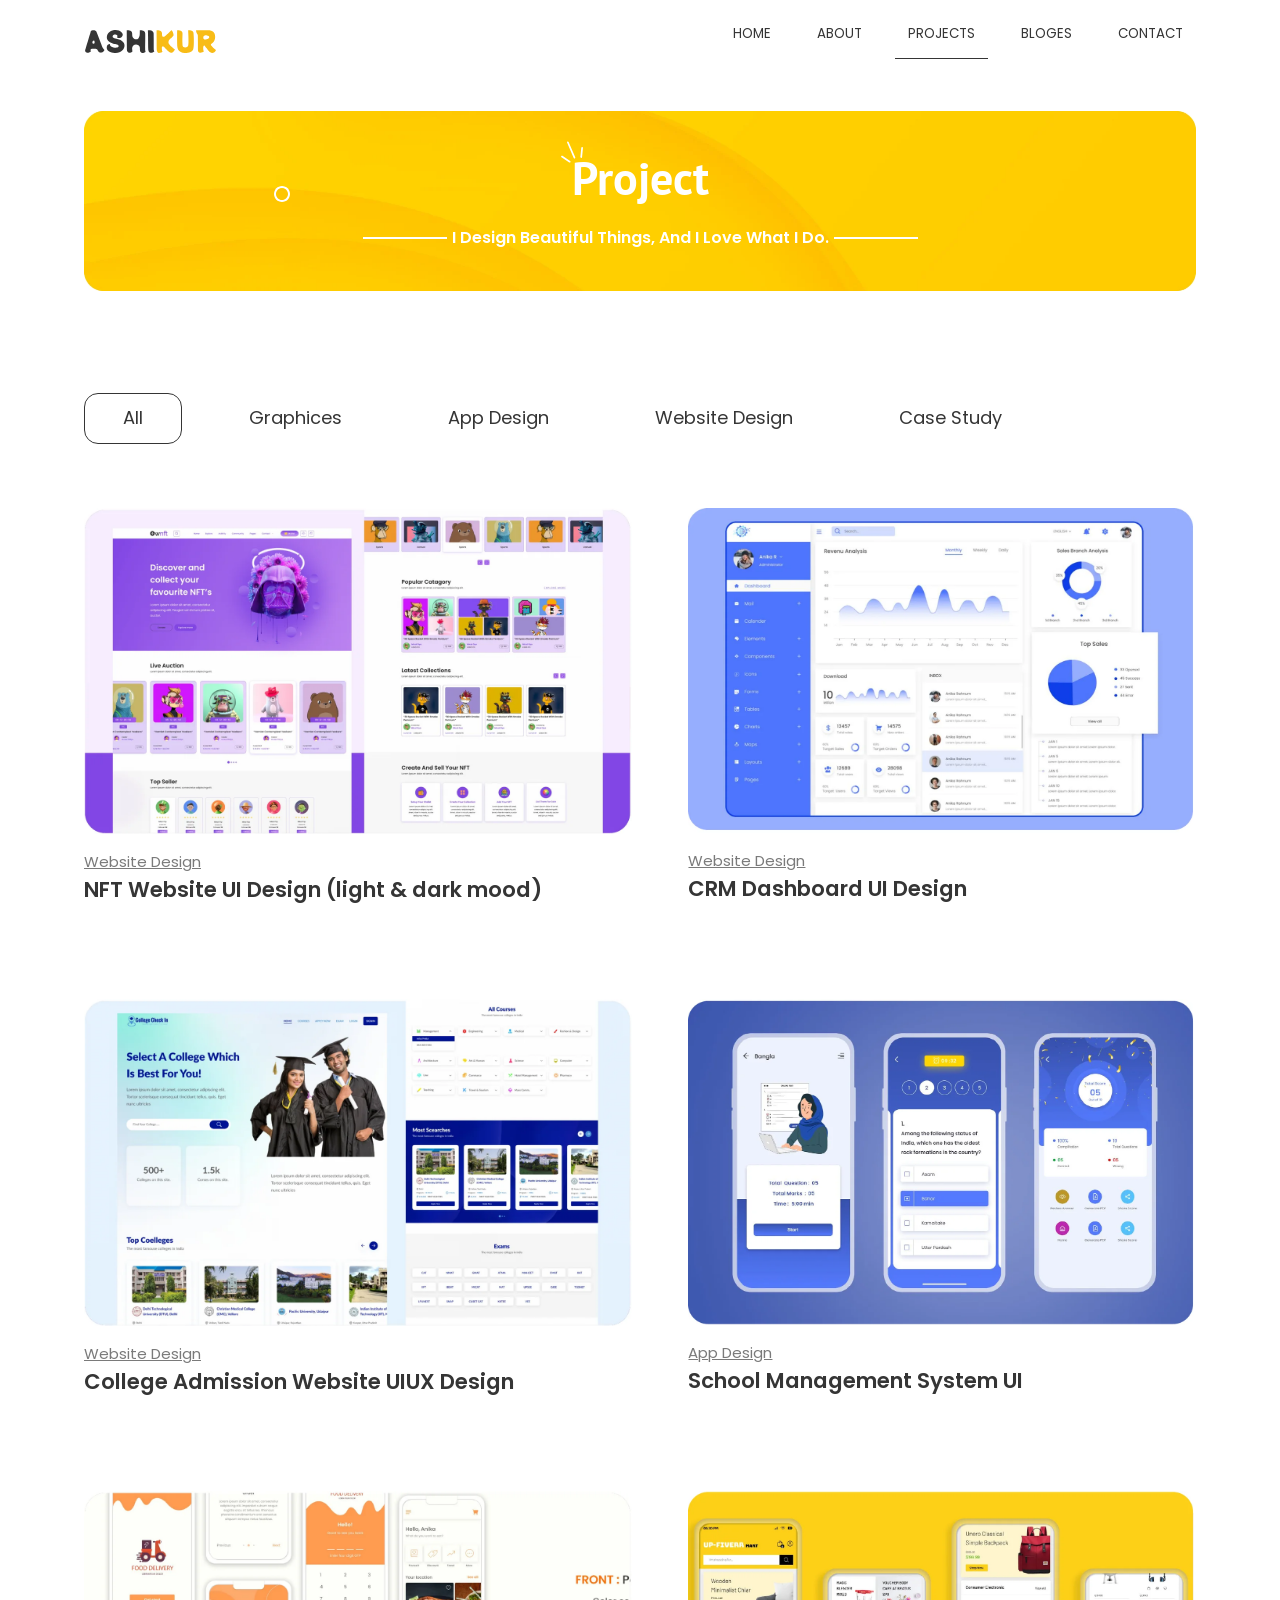
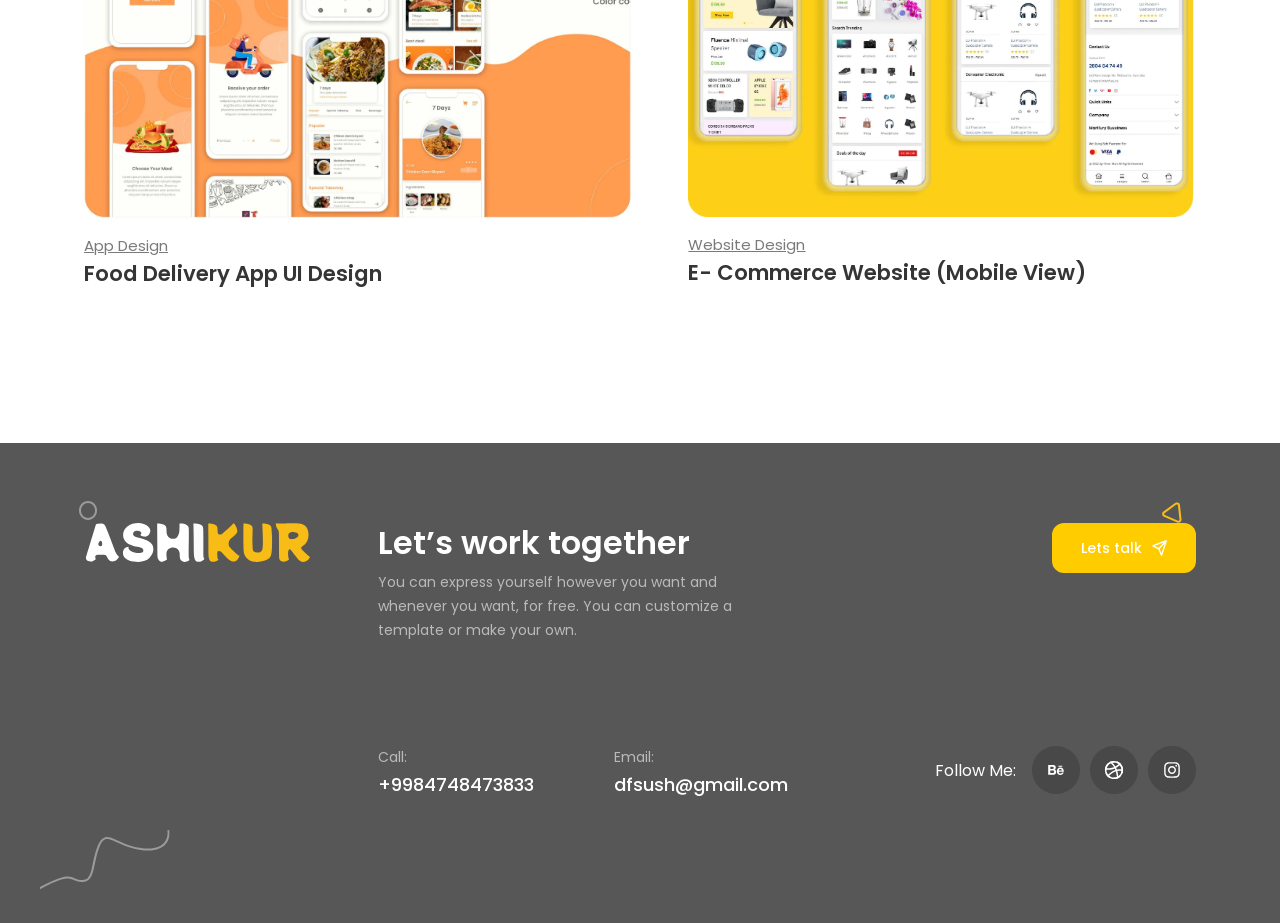
<file: projects.html>
<!DOCTYPE html>
<html lang="en">
<head>
  <meta charset="UTF-8">
  <meta name="viewport" content="width=device-width, initial-scale=1">
  <title>Projects | Ashikur</title>
  <meta name="description" content="Selected UI/UX and graphic design projects.">
  <link rel="preconnect" href="https://fonts.googleapis.com">
  <link rel="preconnect" href="https://fonts.gstatic.com" crossorigin>
  <link href="https://fonts.googleapis.com/css2?family=Poppins:wght@400;500;600&family=PT+Sans:wght@700&display=swap" rel="stylesheet">
  <link rel="stylesheet" href="css/style.css">
</head>
<body class="page-projects">
  <header class="site-header">
    <div class="container site-header__inner">
      <a class="logo" href="index.html"><img src="images/icons/logo-dark.svg" alt="Ashikur — home" width="132" height="23"></a>
      <input class="nav-toggle visually-hidden" type="checkbox" id="nav-toggle">
      <label class="nav-toggle__button" for="nav-toggle"><span></span><span></span><span></span><b class="visually-hidden">Menu</b></label>
      <nav class="site-nav" aria-label="Main navigation">
        <ul>
          <li><a href="index.html">Home</a></li>
          <li><a href="about.html">About</a></li>
          <li><a href="projects.html" aria-current="page">Projects</a></li>
          <li><a href="blog.html">Bloges</a></li>
          <li><a href="contact.html">Contact</a></li>
        </ul>
      </nav>
    </div>
  </header>

  <main>
    <section class="container" aria-labelledby="page-title">
      <div class="page-banner">
        <img class="page-banner__dot" src="images/decor/banner-circle.svg" alt="" width="20" height="20">
        <h1 class="page-banner__title" id="page-title">Project</h1>
        <p class="page-banner__subtitle">I Design Beautiful Things, And I Love What I Do.</p>
      </div>
    </section>

    <!-- CSS-only filter: radio inputs + sibling selectors, no JavaScript -->
    <section class="container projects" aria-label="Projects">
      <input class="visually-hidden" type="radio" name="project-filter" id="filter-all" checked>
      <input class="visually-hidden" type="radio" name="project-filter" id="filter-graphics">
      <input class="visually-hidden" type="radio" name="project-filter" id="filter-app">
      <input class="visually-hidden" type="radio" name="project-filter" id="filter-website">
      <input class="visually-hidden" type="radio" name="project-filter" id="filter-case-study">
      <div class="filters" role="group" aria-label="Filter projects">
        <label for="filter-all">All</label>
        <label for="filter-graphics">Graphices</label>
        <label for="filter-app">App Design</label>
        <label for="filter-website">Website Design</label>
        <label for="filter-case-study">Case Study</label>
      </div>
      <div class="projects__grid">
        <article class="project" data-category="website">
          <img src="images/projects/project-1.webp" alt="NFT Website UI Design (light and dark mood) preview" width="1400" height="834" loading="lazy">
          <span class="project__category">Website Design</span>
          <h2 class="project__title">NFT Website UI Design (light &amp; dark mood)</h2>
        </article>
        <article class="project" data-category="website">
          <img src="images/projects/project-2.webp" alt="CRM Dashboard UI Design preview" width="1400" height="899" loading="lazy">
          <span class="project__category">Website Design</span>
          <h2 class="project__title">CRM Dashboard UI Design</h2>
        </article>
        <article class="project" data-category="website">
          <img src="images/projects/project-3.webp" alt="College Admission Website UIUX Design preview" width="1400" height="834" loading="lazy">
          <span class="project__category">Website Design</span>
          <h2 class="project__title">College Admission Website UIUX Design</h2>
        </article>
        <article class="project" data-category="app">
          <img src="images/projects/project-4.webp" alt="School Management System UI preview" width="1400" height="899" loading="lazy">
          <span class="project__category">App Design</span>
          <h2 class="project__title">School Management System UI</h2>
        </article>
        <article class="project" data-category="app">
          <img src="images/projects/project-5.webp" alt="Food Delivery App UI Design preview" width="1400" height="834" loading="lazy">
          <span class="project__category">App Design</span>
          <h2 class="project__title">Food Delivery App UI Design</h2>
        </article>
        <article class="project" data-category="website">
          <img src="images/projects/project-6.webp" alt="E- Commerce Website (Mobile View) preview" width="1400" height="899" loading="lazy">
          <span class="project__category">Website Design</span>
          <h2 class="project__title">E- Commerce Website (Mobile View)</h2>
        </article>
      </div>
      <p class="projects__empty">No projects in this category yet. Choose “All” to see everything.</p>
    </section>
  </main>

  <footer class="site-footer">
    <img class="site-footer__decor site-footer__decor--circle" src="images/decor/circle-outline.svg" alt="" width="22" height="23" loading="lazy">
    <img class="site-footer__decor site-footer__decor--triangle" src="images/decor/tri-yellow.svg" alt="" width="24" height="26" loading="lazy">
    <img class="site-footer__decor site-footer__decor--squiggle" src="images/decor/footer-squiggle.svg" alt="" width="170" height="94" loading="lazy">
    <div class="container site-footer__inner">
      <a href="index.html"><img class="site-footer__logo" src="images/icons/logo-light.svg" alt="Ashikur" width="226" height="39" loading="lazy"></a>
      <div>
        <h2 class="site-footer__title">Let’s work together</h2>
        <p class="site-footer__text">You can express yourself however you want and whenever you want, for free. You can customize a template or make your own.</p>
      </div>
      <a class="btn btn--sm" href="contact.html">Lets talk <img src="images/icons/send.svg" alt="" width="22" height="22" loading="lazy"></a>
      <dl class="site-footer__contact">
        <div><dt>Call:</dt><dd><a href="tel:+9984748473833">+9984748473833</a></dd></div>
        <div><dt>Email:</dt><dd><a href="mailto:dfsush@gmail.com">dfsush@gmail.com</a></dd></div>
      </dl>
      <div class="site-footer__follow">
        <span>Follow Me:</span>
        <ul class="social-list social-list--footer">
          <li><a href="https://www.behance.net" target="_blank" rel="noopener"><img src="images/icons/social-behance-dark.svg" alt="Behance" width="48" height="48" loading="lazy"></a></li>
          <li><a href="https://dribbble.com" target="_blank" rel="noopener"><img src="images/icons/social-dribbble-dark.svg" alt="Dribbble" width="48" height="48" loading="lazy"></a></li>
          <li><a href="https://www.instagram.com" target="_blank" rel="noopener"><img src="images/icons/social-instagram-dark.svg" alt="Instagram" width="48" height="48" loading="lazy"></a></li>
        </ul>
      </div>
    </div>
  </footer>
</body>
</html>
</file>
<file: css/style.css>
/* ==========================================================================
   ASHIKUR PORTFOLIO — style.css
   --------------------------------------------------------------------------
   1.  Design tokens
   2.  Base & reset
   3.  Layout helpers
   4.  Shared components (header, buttons, banner, cards, social, footer)
   5.  Home page
   6.  About page
   7.  Projects page
   8.  Blog page
   9.  Contact page
   10. Responsive (tablet <= 1024px, mobile <= 768px, small <= 480px)
   ========================================================================== */


/* 1. DESIGN TOKENS
   ========================================================================== */
:root {
  /* Colours (sampled from the Figma export) */
  --color-ink: #353535;
  --color-muted: #7a7a7a;
  --color-yellow: #ffcc00;
  --color-yellow-logo: #f8bc17;
  --color-yellow-soft: #fff7d5;
  --color-surface: #fbfbfb;
  --color-footer: #575757;
  --color-footer-text: #bbb9b9;
  --color-coral: #ff6565;
  --color-line: #e4e4e4;
  --color-white: #ffffff;
  --gradient-yellow: linear-gradient(90deg, #ffd427 0%, #ffe16f 100%);

  /* Typography */
  --font-body: "Poppins", system-ui, sans-serif;
  --font-heading: "PT Sans", "Trebuchet MS", sans-serif;

  /* Layout */
  --container: 1112px;
  --gutter: 24px;
  --radius: 14px;
  --shadow-card: 0 6px 40px rgba(0, 0, 0, 0.08);

  /* Vertical rhythm (desktop values, reduced in the media queries) */
  --space-hero: clamp(330px, 57.36vw, 826px);
  --space-features: clamp(71px, 12.29vw, 177px);
  --space-branding: clamp(76px, 13.12vw, 189px);
  --space-help: clamp(48px, 8.40vw, 121px);
  --space-experience: clamp(117px, 20.28vw, 292px);
  --space-expertise: clamp(162px, 28.06vw, 404px);
  --space-services: clamp(106px, 18.33vw, 264px);
  --services-pad-bottom: clamp(74px, 12.78vw, 184px);
  --testimonial-pad-bottom: clamp(100px, 17.43vw, 251px);
  --space-blog: clamp(38px, 6.53vw, 94px);
  --space-newsletter: clamp(92px, 16.04vw, 231px);
  --space-footer-top: clamp(11px, 1.88vw, 27px);
  --space-before-footer: clamp(74px, 12.78vw, 184px);
}

/* Inner pages manage their own space above the footer */
.page-about,
.page-projects,
.page-blog,
.page-contact {
  --space-before-footer: 0px;
}


/* 2. BASE & RESET
   ========================================================================== */
*,
*::before,
*::after {
  box-sizing: border-box;
}

html {
  -webkit-text-size-adjust: 100%;
}

body {
  margin: 0;
  background: var(--color-white);
  color: var(--color-ink);
  font: 400 16px/1.7 var(--font-body);
}

h1,
h2,
h3,
p,
figure,
ul,
dl,
dd,
blockquote {
  margin: 0;
  padding: 0;
}

h1,
h2 {
  font-family: var(--font-heading);
  font-weight: 700;
  line-height: 1.25;
}

ul {
  list-style: none;
}

a {
  color: inherit;
  text-decoration: none;
}

img {
  display: block;
  max-width: 100%;
  height: auto;
}

:focus-visible {
  outline: 2px solid #2563eb;
  outline-offset: 3px;
}

/* Visually hidden but still focusable / readable by screen readers */
.visually-hidden {
  position: absolute;
  width: 1px;
  height: 1px;
  margin: -1px;
  padding: 0;
  overflow: hidden;
  clip: rect(0 0 0 0);
  white-space: nowrap;
  border: 0;
}


/* 3. LAYOUT HELPERS
   ========================================================================== */
.container {
  width: min(100% - 2 * var(--gutter), var(--container));
  margin-inline: auto;
}

/* Let grid children shrink instead of forcing horizontal scrolling */
.about-band__inner > *,
.branding > *,
.features > *,
.help > *,
.expertise > *,
.services__grid > *,
.testimonial__body > *,
.blog-teaser__grid > *,
.newsletter > *,
.about > *,
.resume > *,
.skills__grid > *,
.projects__grid > *,
.blog-featured > *,
.blog-grid > *,
.contact > *,
.contact-form > *,
.site-footer__inner > * {
  min-width: 0;
}

.section-title {
  font-size: clamp(30px, 3.47vw, 50px);
  text-align: center;
}

.section-lead {
  max-width: 820px;
  margin: 14px auto 0;
  color: var(--color-muted);
  font-size: clamp(15px, 1.25vw, 18px);
  text-align: center;
}


/* 4. SHARED COMPONENTS
   ========================================================================== */

/* --- 4.1 Header & navigation --- */
.site-header__inner {
  position: relative;
  display: flex;
  align-items: center;
  justify-content: space-between;
  padding-top: 24px;
}

.logo img {
  width: 132px;
}

.site-nav ul {
  display: flex;
  gap: 20px;
}

.site-nav a {
  display: block;
  padding: 0 13px 14px;
  border-bottom: 1px solid transparent;
  font-size: clamp(12px, 1.04vw, 15px);
  line-height: 1.5;
  text-transform: uppercase;
}

.site-nav a[aria-current="page"] {
  border-color: var(--color-ink);
}

/* CSS-only mobile menu (checkbox hack, no JavaScript) */
.nav-toggle,
.nav-toggle__button {
  display: none;
}

/* --- 4.2 Buttons --- */
.btn {
  display: inline-flex;
  align-items: center;
  justify-content: center;
  gap: 10px;
  min-height: clamp(46px, 4.8vw, 69px);
  padding-inline: clamp(22px, 3.1vw, 44px);
  border: 2px solid var(--color-yellow);
  border-radius: 12px;
  background: var(--color-yellow);
  color: var(--color-white);
  font: 500 clamp(14px, 1.39vw, 20px) / 1 var(--font-body);
  cursor: pointer;
}

.btn img {
  width: 1.1em;
  height: auto;
}

.btn--outline {
  border-color: var(--color-ink);
  background: transparent;
  color: var(--color-ink);
}

.btn--dark-outline {
  border-color: var(--color-ink);
  background: transparent;
  color: var(--color-ink);
}

.btn--sm {
  min-height: clamp(42px, 3.9vw, 56px);
  padding-inline: clamp(18px, 2.1vw, 30px);
  font-size: clamp(13px, 1.1vw, 16px);
}

/* --- 4.3 Page banner (About, Projects, Blog, Contact) --- */
.page-banner {
  position: relative;
  display: flex;
  flex-direction: column;
  align-items: center;
  height: 180px;
  margin-top: 52px;
  padding-top: 40px;
  border-radius: 17px;
  background: url("../images/photos/banner-bg.webp") center / cover no-repeat;
  color: var(--color-white);
  text-align: center;
}

.page-banner__title {
  position: relative;
  font-size: 46px;
  line-height: 1.2;
}

.page-banner__title::before {
  content: "";
  position: absolute;
  top: -10px;
  left: -12px;
  width: 24px;
  height: 22px;
  background: url("../images/decor/banner-sparkle.svg") center / contain no-repeat;
}

.page-banner__subtitle {
  display: flex;
  align-items: center;
  gap: 5px;
  margin-top: 20px;
  font-size: 16px;
  font-weight: 600;
  line-height: 1.5;
}

.page-banner__subtitle::before,
.page-banner__subtitle::after {
  content: "";
  width: 84px;
  height: 2px;
  background: var(--color-white);
}

.page-banner__dot {
  position: absolute;
  top: 73px;
  left: 188px;
  width: 20px;
}

/* --- 4.4 Cards --- */
.card {
  padding: clamp(28px, 3.5vw, 50px) clamp(20px, 2.4vw, 36px);
  border-radius: var(--radius);
  background: var(--color-white);
  box-shadow: var(--shadow-card);
  text-align: center;
}

.card__icon {
  width: clamp(64px, 5.4vw, 78px);
  margin: 0 auto;
}

.card__title {
  margin-top: 18px;
  font-size: clamp(18px, 1.67vw, 24px);
  font-weight: 600;
  line-height: 1.4;
}

.card__text {
  margin-top: 10px;
  color: var(--color-muted);
  font-size: clamp(13px, 1.1vw, 16px);
}

/* --- 4.5 Social icons --- */
.social-list {
  display: flex;
  gap: 16px;
}

.social-list img {
  width: 40px;
  height: 40px;
}

.social-list--footer img {
  width: 48px;
  height: 48px;
}

.social-list--footer {
  gap: 10px;
}

/* --- 4.6 Meta line (calendar + date + author) --- */
.meta {
  display: flex;
  flex-wrap: wrap;
  align-items: center;
  gap: 8px 10px;
  color: var(--color-muted);
  font-size: clamp(12px, 0.97vw, 14px);
}

.meta img {
  width: 16px;
}

.meta strong {
  color: var(--color-ink);
  font-weight: 500;
}

/* --- 4.7 Skill bars (Home and About) --- */
.skill {
  margin-bottom: 22px;
}

.skill__head {
  display: flex;
  justify-content: space-between;
  font-size: clamp(14px, 1.25vw, 18px);
  font-weight: 600;
}

.skill__head span {
  color: var(--skill-color);
}

.skill__bar {
  height: 4px;
  margin-top: 8px;
  border-radius: 4px;
  background: var(--color-line);
}

.skill__bar::after {
  content: "";
  display: block;
  width: var(--skill-level);
  height: 100%;
  border-radius: 4px;
  background: var(--skill-color);
}

/* --- 4.8 Site footer --- */
.site-footer {
  position: relative;
  overflow: hidden;
  min-height: 480px;
  margin-top: var(--space-before-footer);
  padding-top: var(--space-footer-top);
  padding-bottom: 60px;
  background: var(--color-footer);
  color: var(--color-white);
}

.site-footer__inner {
  display: grid;
  grid-template-columns: 1fr 2fr 1fr;
  gap: 40px 32px;
  align-items: start;
  padding-top: 56px;
}

.site-footer__logo {
  width: 226px;
  max-width: 100%;
}

.site-footer__title {
  font-family: var(--font-body);
  font-size: clamp(24px, 2.5vw, 36px);
  font-weight: 600;
}

.site-footer__text {
  max-width: 400px;
  margin-top: 8px;
  color: var(--color-footer-text);
  font-size: 14px;
}

.site-footer .btn {
  justify-self: end;
}

.site-footer__contact {
  grid-column: 2;
  display: flex;
  flex-wrap: wrap;
  gap: 24px 80px;
  margin-top: 64px;
}

.site-footer__contact dt {
  color: var(--color-footer-text);
  font-size: 14px;
}

.site-footer__contact dd {
  margin: 0;
  font-size: 18px;
  font-weight: 500;
}

.site-footer__follow {
  grid-column: 3;
  display: flex;
  align-items: center;
  justify-content: flex-end;
  gap: 16px;
  margin-top: 64px;
  font-size: 16px;
}

.site-footer__decor {
  position: absolute;
  pointer-events: none;
}

.site-footer__decor--circle {
  top: 56px;
  left: 6%;
  width: 22px;
}

.site-footer__decor--triangle {
  top: 56px;
  right: 7.5%;
  width: 25px;
}

.site-footer__decor--squiggle {
  bottom: 0;
  left: 0;
  width: 170px;
}


/* 5. HOME PAGE
   ========================================================================== */

/* --- 5.1 Hero --- */
.hero {
  position: relative;
  min-height: var(--space-hero);
  overflow: hidden;
}

.hero__content {
  position: relative;
  z-index: 1;
  max-width: 620px;
  padding-top: 88px;
}

.hero__hello {
  display: flex;
  align-items: center;
  gap: 10px;
  font-size: clamp(17px, 1.67vw, 24px);
  font-weight: 500;
}

.hero__hello img {
  width: 30px;
}

.hero__title {
  margin: 14px 0 22px;
  font-size: clamp(36px, 4.45vw, 64px);
  line-height: 1.3;
}

.hero__text {
  max-width: 600px;
  color: var(--color-muted);
  font-size: clamp(15px, 1.39vw, 20px);
  line-height: 1.8;
}

.hero__actions {
  display: flex;
  flex-wrap: wrap;
  gap: 20px;
  margin-top: 34px;
}

.hero__social {
  display: flex;
  align-items: center;
  gap: 16px;
  margin-top: 34px;
}

.hero__image {
  position: absolute;
  top: -16px;
  right: max(0px, calc(50% - 720px));
  width: min(660px, 46vw);
}

.hero__scroll {
  position: absolute;
  bottom: 30px;
  left: 50%;
  width: 25px;
  transform: translateX(-50%);
}

/* --- 5.2 About band --- */
.about-band {
  background: var(--gradient-yellow);
}

.about-band__inner {
  display: grid;
  grid-template-columns: 1fr 1fr;
  align-items: center;
  min-height: 526px;
}

.about-band__photo {
  width: 100%;
  max-height: 520px;
  object-fit: contain;
  object-position: left;
  -webkit-mask-image: linear-gradient(90deg, transparent, #000 14%, #000 80%, transparent);
  mask-image: linear-gradient(90deg, transparent, #000 14%, #000 80%, transparent);
}

.about-band__title {
  font-size: clamp(30px, 3.06vw, 44px);
}

.about-band__text {
  max-width: 560px;
  margin: 16px 0 28px;
  font-size: clamp(15px, 1.25vw, 18px);
}

/* --- 5.3 Feature cards & Branding band --- */
.features {
  display: grid;
  grid-template-columns: repeat(3, 1fr);
  gap: 28px;
  padding-top: var(--space-features);
}

.branding {
  display: grid;
  grid-template-columns: 1.1fr 1fr;
  align-items: center;
  gap: 20px;
  min-height: 472px;
  margin-top: var(--space-branding);
  padding-right: 40px;
  overflow: hidden;
  border-radius: 24px;
  background: var(--gradient-yellow);
}

.branding__art {
  width: 100%;
  height: 100%;
  object-fit: cover;
  object-position: left;
  -webkit-mask-image: linear-gradient(90deg, #000 82%, transparent);
  mask-image: linear-gradient(90deg, #000 82%, transparent);
}

.branding__title {
  font-size: clamp(28px, 3.06vw, 44px);
}

.branding__text {
  max-width: 520px;
  margin: 14px 0 24px;
  font-size: clamp(14px, 1.25vw, 18px);
}

/* --- 5.4 "What do I help?" --- */
.help {
  display: grid;
  grid-template-columns: 1fr 1fr;
  gap: 40px;
  align-items: center;
  padding-top: var(--space-help);
}

.help__list {
  display: grid;
  gap: 14px;
  max-width: 300px;
}

.help__item {
  display: flex;
  align-items: center;
  gap: 14px;
  padding: 14px 18px;
  border-radius: 10px;
  background: var(--color-white);
  box-shadow: var(--shadow-card);
}

.help__item img {
  width: 58px;
}

.help__item h3 {
  font-size: clamp(13px, 1.1vw, 16px);
  font-weight: 600;
  line-height: 1.4;
}

.help__item p {
  color: var(--color-muted);
  font-size: 13px;
  line-height: 1.4;
}

.help__body {
  max-width: 520px;
  margin-left: auto;
  text-align: right;
}

.help__body .section-title {
  text-align: right;
}

.help__body p {
  margin-top: 14px;
  color: var(--color-muted);
  font-size: clamp(15px, 1.25vw, 18px);
}

.stats {
  display: flex;
  justify-content: flex-end;
  gap: 40px;
  margin-top: 22px;
}

.stats strong {
  display: block;
  font: 700 clamp(26px, 2.5vw, 36px) / 1.2 var(--font-heading);
}

.stats span {
  color: var(--color-muted);
  font-size: clamp(12px, 1vw, 14px);
}

/* --- 5.5 Work experience timeline --- */
.experience {
  padding-top: var(--space-experience);
}

.timeline {
  display: grid;
  grid-template-columns: minmax(0, 380px) 46px minmax(0, 1fr);
  margin-top: clamp(32px, 4.5vw, 64px);
}

.timeline__company h3,
.timeline__role h3 {
  font-size: clamp(17px, 1.67vw, 24px);
  font-weight: 600;
  line-height: 1.4;
}

.timeline__company p {
  color: var(--color-muted);
  font-size: clamp(13px, 1.25vw, 18px);
}

.timeline__role {
  padding-left: 22px;
}

.timeline__role p {
  max-width: 520px;
  margin-top: 8px;
  color: var(--color-muted);
  font-size: clamp(13px, 1.15vw, 16px);
}

.timeline__marker {
  position: relative;
  display: flex;
  justify-content: center;
}

.timeline__marker::before {
  content: "";
  position: absolute;
  top: 0;
  bottom: 0;
  border-left: 1px dashed var(--color-muted);
}

.timeline__marker img {
  position: relative;
  z-index: 1;
  width: 46px;
  height: 46px;
  background: var(--color-white);
}

.timeline > div {
  padding-bottom: clamp(24px, 3.6vw, 52px);
}

/* --- 5.6 Expert areas (CSS-only tabs) --- */
.expertise {
  display: grid;
  grid-template-columns: 1fr 1fr;
  gap: 48px;
  padding-top: var(--space-expertise);
}

.expertise__title {
  font-size: clamp(30px, 3.47vw, 50px);
  margin-bottom: 16px;
}

.expertise p {
  margin-bottom: 14px;
  color: var(--color-muted);
  font-size: clamp(14px, 1.25vw, 18px);
}

.tabs__nav {
  display: inline-flex;
  padding: 4px;
  border: 1px solid var(--color-line);
  border-radius: 30px;
}

.tabs__nav label {
  padding: 8px 34px;
  border-radius: 30px;
  font-size: clamp(13px, 1.1vw, 16px);
  font-weight: 500;
  cursor: pointer;
}

.tabs__panel {
  display: none;
  margin-top: 22px;
}

#tab-skills:checked ~ .tabs__nav label[for="tab-skills"],
#tab-education:checked ~ .tabs__nav label[for="tab-education"] {
  background: var(--color-yellow);
}

#tab-skills:checked ~ .tabs__panel--skills,
#tab-education:checked ~ .tabs__panel--education {
  display: block;
}

#tab-skills:focus-visible ~ .tabs__nav label[for="tab-skills"],
#tab-education:focus-visible ~ .tabs__nav label[for="tab-education"] {
  outline: 2px solid #2563eb;
}

/* --- 5.7 Services --- */
.services {
  margin-top: var(--space-services);
  padding-block: 72px var(--services-pad-bottom);
  background: var(--color-yellow-soft);
}

.services__grid {
  display: grid;
  grid-template-columns: repeat(3, 1fr);
  gap: 28px;
  margin-top: 48px;
}

.services__grid .card__icon {
  width: clamp(70px, 6.1vw, 88px);
}

.services__grid .card--highlight .card__icon {
  width: clamp(78px, 6.9vw, 100px);
}

.services__grid .card--highlight {
  background: var(--color-yellow);
  transform: translateY(-14px);
}

.services__grid .card--highlight .card__text {
  color: var(--color-ink);
}

/* --- 5.8 Testimonial --- */
.testimonial {
  padding-block: 96px var(--testimonial-pad-bottom);
  background: var(--color-surface);
}

.testimonial__body {
  display: grid;
  grid-template-columns: 1fr 1fr;
  gap: 32px;
  align-items: center;
  max-width: 900px;
  margin: 48px auto 0;
}

.testimonial__photo {
  width: 100%;
  max-width: 340px;
  margin: auto;
}

.testimonial blockquote {
  margin: 0;
  color: var(--color-muted);
  font-size: clamp(15px, 1.4vw, 20px);
  line-height: 1.8;
}

.testimonial cite {
  display: block;
  margin-top: 24px;
  color: var(--color-ink);
  font-size: clamp(18px, 1.67vw, 24px);
  font-style: normal;
  font-weight: 600;
}

.testimonial cite span {
  display: block;
  color: var(--color-muted);
  font-size: 14px;
  font-weight: 400;
}

/* --- 5.9 Blog teaser (Home) --- */
.blog-teaser {
  padding-top: var(--space-blog);
}

.blog-teaser__grid {
  display: grid;
  grid-template-columns: 1fr 1fr;
  gap: 50px 48px;
  margin-top: clamp(32px, 4.5vw, 64px);
}

.blog-teaser__item {
  display: flex;
  align-items: center;
  gap: 28px;
}

.blog-teaser__item > img {
  flex: none;
  width: 260px;
  border-radius: 20px;
}

.blog-teaser__item h3 {
  margin: 8px 0 6px;
  font-size: clamp(15px, 1.25vw, 18px);
  font-weight: 600;
  line-height: 1.5;
}

.read-more {
  display: inline-flex;
  align-items: center;
  gap: 6px;
  font-size: clamp(13px, 1.1vw, 16px);
}

.read-more img {
  width: 14px;
}

/* --- 5.10 Newsletter --- */
.newsletter {
  display: grid;
  grid-template-columns: 1fr 1fr;
  gap: 20px;
  align-items: center;
  margin-top: var(--space-newsletter);
  padding: clamp(32px, 4.5vw, 64px) clamp(24px, 4.4vw, 64px);
  border-radius: 24px;
  background: var(--gradient-yellow);
}

.newsletter__label {
  font-size: clamp(14px, 1.39vw, 20px);
  font-weight: 500;
}

.newsletter__title {
  font-size: clamp(26px, 2.5vw, 36px);
}

.newsletter__text {
  font-size: clamp(13px, 1.1vw, 16px);
}

.newsletter__form {
  display: flex;
  gap: 6px;
  padding: 6px;
  border-radius: 12px;
  background: var(--color-white);
}

.newsletter__form input {
  flex: 1;
  min-width: 0;
  padding: 0 14px;
  border: 0;
  background: transparent;
  color: var(--color-ink);
  font: 400 16px var(--font-body);
}

.newsletter__form button {
  padding: 14px 26px;
  border: 0;
  border-radius: 10px;
  background: var(--color-coral);
  color: var(--color-white);
  font: 500 15px var(--font-body);
  cursor: pointer;
}


/* 6. ABOUT PAGE
   ========================================================================== */
.about {
  display: grid;
  grid-template-columns: 465px 1fr;
  gap: 40px 56px;
  align-items: end;
  margin-top: 63px;
}

.about__portrait {
  position: relative;
}

.about__portrait .doodle {
  position: absolute;
  top: 67px;
  right: -22px;
  width: 92px;
}

.about__intro {
  margin-bottom: 56px;
  color: var(--color-muted);
  font-size: 18px;
  line-height: 1.9;
  text-align: justify;
}

.about__details {
  display: grid;
  grid-template-columns: 1fr 1fr;
  gap: 18px 24px;
  margin-bottom: 30px;
  font-size: 19px;
  line-height: 1.5;
}

.about__details dt {
  float: left;
  margin-right: 10px;
  color: var(--color-muted);
}

.about__details dd {
  margin: 0;
}

.about__details a {
  color: #2563eb;
  text-decoration: underline;
}

.about__divider {
  margin: 56px 0 95px;
  border: 0;
  border-top: 1px solid var(--color-ink);
}

.resume {
  display: grid;
  grid-template-columns: 1fr 1fr;
  gap: 40px 60px;
}

.resume__title {
  font-size: 40px;
}

.resume__list {
  margin-top: 32px;
  border-left: 1px dashed var(--color-muted);
  margin-left: 18px;
}

.resume__item {
  position: relative;
  padding: 0 0 34px 60px;
}

.resume__dot {
  position: absolute;
  top: -8px;
  left: -19px;
  width: 38px;
  background: var(--color-white);
}

.resume__date {
  display: flex;
  align-items: center;
  gap: 8px;
  color: var(--color-muted);
  font-size: 16px;
}

.resume__date img {
  width: 18px;
}

.resume__item h3 {
  margin: 8px 0 10px;
  font-size: 20px;
  font-weight: 600;
  line-height: 1.4;
}

.resume__item p {
  color: var(--color-muted);
  font-size: 16px;
  line-height: 2.2;
}

.skills {
  margin-top: 281px;
  padding-bottom: 132px;
}

.skills__grid {
  display: grid;
  grid-template-columns: repeat(3, 1fr);
  gap: 30px 24px;
  margin-top: 32px;
}


/* 7. PROJECTS PAGE
   ========================================================================== */
.projects {
  margin-top: 102px;
  padding-bottom: 153px;
}

.filters {
  display: flex;
  flex-wrap: wrap;
  gap: 16px 28px;
  margin-bottom: 64px;
}

.filters label {
  padding: 9px 38px;
  border: 1px solid transparent;
  border-radius: 14px;
  font-size: 18px;
  cursor: pointer;
}

#filter-all:checked ~ .filters label[for="filter-all"],
#filter-graphics:checked ~ .filters label[for="filter-graphics"],
#filter-app:checked ~ .filters label[for="filter-app"],
#filter-website:checked ~ .filters label[for="filter-website"],
#filter-case-study:checked ~ .filters label[for="filter-case-study"] {
  border-color: var(--color-ink);
}

.projects__grid {
  display: grid;
  grid-template-columns: minmax(0, 549fr) minmax(0, 508fr);
  gap: 93px 56px;
}

.project img {
  width: 100%;
  border-radius: 14px;
}

.project__category {
  display: block;
  margin-top: 16px;
  color: var(--color-muted);
  font-size: 15px;
  line-height: 1.6;
  text-decoration: underline;
}

.project__title {
  font-family: var(--font-body);
  font-size: clamp(18px, 1.67vw, 24px);
  font-weight: 600;
  line-height: 1.5;
}

.projects__empty {
  display: none;
  padding: 80px 0;
  color: var(--color-muted);
  text-align: center;
}

/* CSS-only filtering: hide cards that do not match the checked radio */
#filter-app:checked ~ .projects__grid .project:not([data-category="app"]),
#filter-website:checked ~ .projects__grid .project:not([data-category="website"]) {
  display: none;
}

#filter-graphics:checked ~ .projects__grid,
#filter-case-study:checked ~ .projects__grid {
  display: none;
}

#filter-graphics:checked ~ .projects__empty,
#filter-case-study:checked ~ .projects__empty {
  display: block;
}


/* 8. BLOG PAGE
   ========================================================================== */
.blog-featured {
  display: grid;
  grid-template-columns: 540px 1fr;
  gap: 48px;
  align-items: center;
  margin-top: 70px;
}

.blog-featured > img {
  width: 100%;
  border-radius: 16px;
}

.blog-featured__title {
  font-family: var(--font-body);
  font-size: 30px;
  font-weight: 600;
  line-height: 1.5;
}

.blog-featured__text {
  margin: 16px 0 20px;
  color: var(--color-muted);
  font-size: 16px;
  line-height: 1.9;
}

.blog-grid {
  display: grid;
  grid-template-columns: repeat(3, 1fr);
  gap: 143px 28px;
  margin-top: 107px;
  padding-bottom: 191px;
}

.blog-card > img {
  width: 100%;
  border-radius: 14px;
}

.blog-card__title {
  margin: 24px 0 8px;
  font-size: 18px;
  font-weight: 600;
  line-height: 1.6;
}

.blog-card__text {
  margin-bottom: 14px;
  color: var(--color-muted);
  font-size: 15px;
  line-height: 1.8;
}


/* 9. CONTACT PAGE
   ========================================================================== */
.contact {
  display: grid;
  grid-template-columns: 420px 1fr;
  gap: 40px;
  margin-top: 103px;
  padding-bottom: 116px;
}

.contact__info {
  display: grid;
  gap: 38px;
  align-content: start;
}

.contact__item {
  display: flex;
  align-items: center;
  gap: 22px;
}

.contact__item img {
  width: 70px;
}

.contact__item h2 {
  font-family: var(--font-body);
  font-size: 24px;
  font-weight: 500;
  line-height: 1.3;
}

.contact__item p {
  color: var(--color-muted);
  font-size: 17px;
}

.contact-form {
  display: grid;
  grid-template-columns: 1fr 1fr;
  gap: 12px;
}

.contact-form input,
.contact-form textarea {
  width: 100%;
  padding: 18px 24px;
  border: 1px solid var(--color-line);
  border-radius: 12px;
  background: var(--color-white);
  color: var(--color-ink);
  font: 400 17px var(--font-body);
}

.contact-form textarea {
  grid-column: 1 / -1;
  min-height: 240px;
  resize: vertical;
}

.contact-form .btn {
  grid-column: 1;
  justify-self: start;
  margin-top: 24px;
}

::placeholder {
  color: var(--color-muted);
  opacity: 1;
}


/* 10. RESPONSIVE
   ========================================================================== */

/* Tablet */
@media (max-width: 1024px) {
  :root {
    --space-hero: 0px;
    --space-features: 72px;
    --space-branding: 72px;
    --space-help: 72px;
    --space-experience: 96px;
    --space-expertise: 96px;
    --space-services: 96px;
    --services-pad-bottom: 72px;
    --testimonial-pad-bottom: 72px;
    --space-before-footer: 72px;
    --space-blog: 96px;
    --space-newsletter: 96px;
    --space-footer-top: 72px;
  }

  .hero__content {
    max-width: 55%;
    padding-top: 48px;
  }

  .hero__scroll {
    display: none;
  }

  .about,
  .blog-featured,
  .contact {
    grid-template-columns: 1fr;
  }

  .about__portrait {
    max-width: 420px;
  }

  .blog-teaser__item > img {
    width: 180px;
  }

  .site-footer {
    min-height: 0;
  }

  .site-footer__inner {
    grid-template-columns: 1fr;
  }

  .site-footer .btn {
    justify-self: start;
  }

  .site-footer__contact,
  .site-footer__follow {
    grid-column: auto;
    justify-content: flex-start;
    margin-top: 0;
  }
}

/* Mobile */
@media (max-width: 768px) {
  .site-header__inner {
    flex-wrap: wrap;
  }

  .nav-toggle {
    display: block;
  }

  .nav-toggle__button {
    display: grid;
    gap: 5px;
    padding: 10px 6px;
    cursor: pointer;
  }

  .nav-toggle__button span {
    display: block;
    width: 26px;
    height: 2px;
    background: var(--color-ink);
  }

  .site-nav {
    display: none;
    width: 100%;
    padding-top: 12px;
  }

  .nav-toggle:checked ~ .site-nav {
    display: block;
  }

  .nav-toggle:focus-visible ~ .nav-toggle__button {
    outline: 2px solid #2563eb;
  }

  .site-nav ul {
    flex-direction: column;
    gap: 0;
  }

  .site-nav a {
    padding: 10px 0;
    border-bottom: 1px solid var(--color-line);
  }

  .hero__content {
    max-width: none;
  }

  .hero__image {
    position: static;
    width: 100%;
    margin-top: 24px;
  }

  .hero__social {
    margin-bottom: 8px;
  }

  .about-band__inner,
  .branding,
  .help,
  .expertise,
  .testimonial__body,
  .newsletter,
  .resume,
  .blog-teaser__grid {
    grid-template-columns: 1fr;
  }

  .features,
  .services__grid,
  .blog-grid,
  .skills__grid {
    grid-template-columns: 1fr 1fr;
  }

  .branding {
    padding: 0 0 28px;
  }

  .branding > div {
    padding-inline: 24px;
  }

  .branding__art {
    height: auto;
    max-height: 380px;
    object-fit: contain;
    -webkit-mask-image: none;
    mask-image: none;
  }

  .help__body .section-title {
    text-align: left;
  }

  .help__body,
  .stats {
    margin-left: 0;
    text-align: left;
    justify-content: flex-start;
  }

  .timeline {
    grid-template-columns: 1fr;
  }

  .timeline__marker {
    display: none;
  }

  .services__grid .card--highlight {
    transform: none;
  }

  .projects__grid {
    grid-template-columns: 1fr;
  }

  .page-banner__subtitle::before,
  .page-banner__subtitle::after,
  .page-banner__dot {
    display: none;
  }

  .page-banner {
    padding-inline: 16px;
  }
}

/* Small phones */
@media (max-width: 480px) {
  .features,
  .services__grid,
  .blog-grid,
  .skills__grid,
  .about__details,
  .contact-form {
    grid-template-columns: 1fr;
  }

  .blog-teaser__item {
    flex-direction: column;
    align-items: flex-start;
  }

  .blog-teaser__item > img {
    width: 100%;
  }

  .newsletter__form {
    flex-direction: column;
  }

  .filters label {
    padding: 8px 18px;
  }

  .page-banner__title {
    font-size: 36px;
  }
}
</file>
